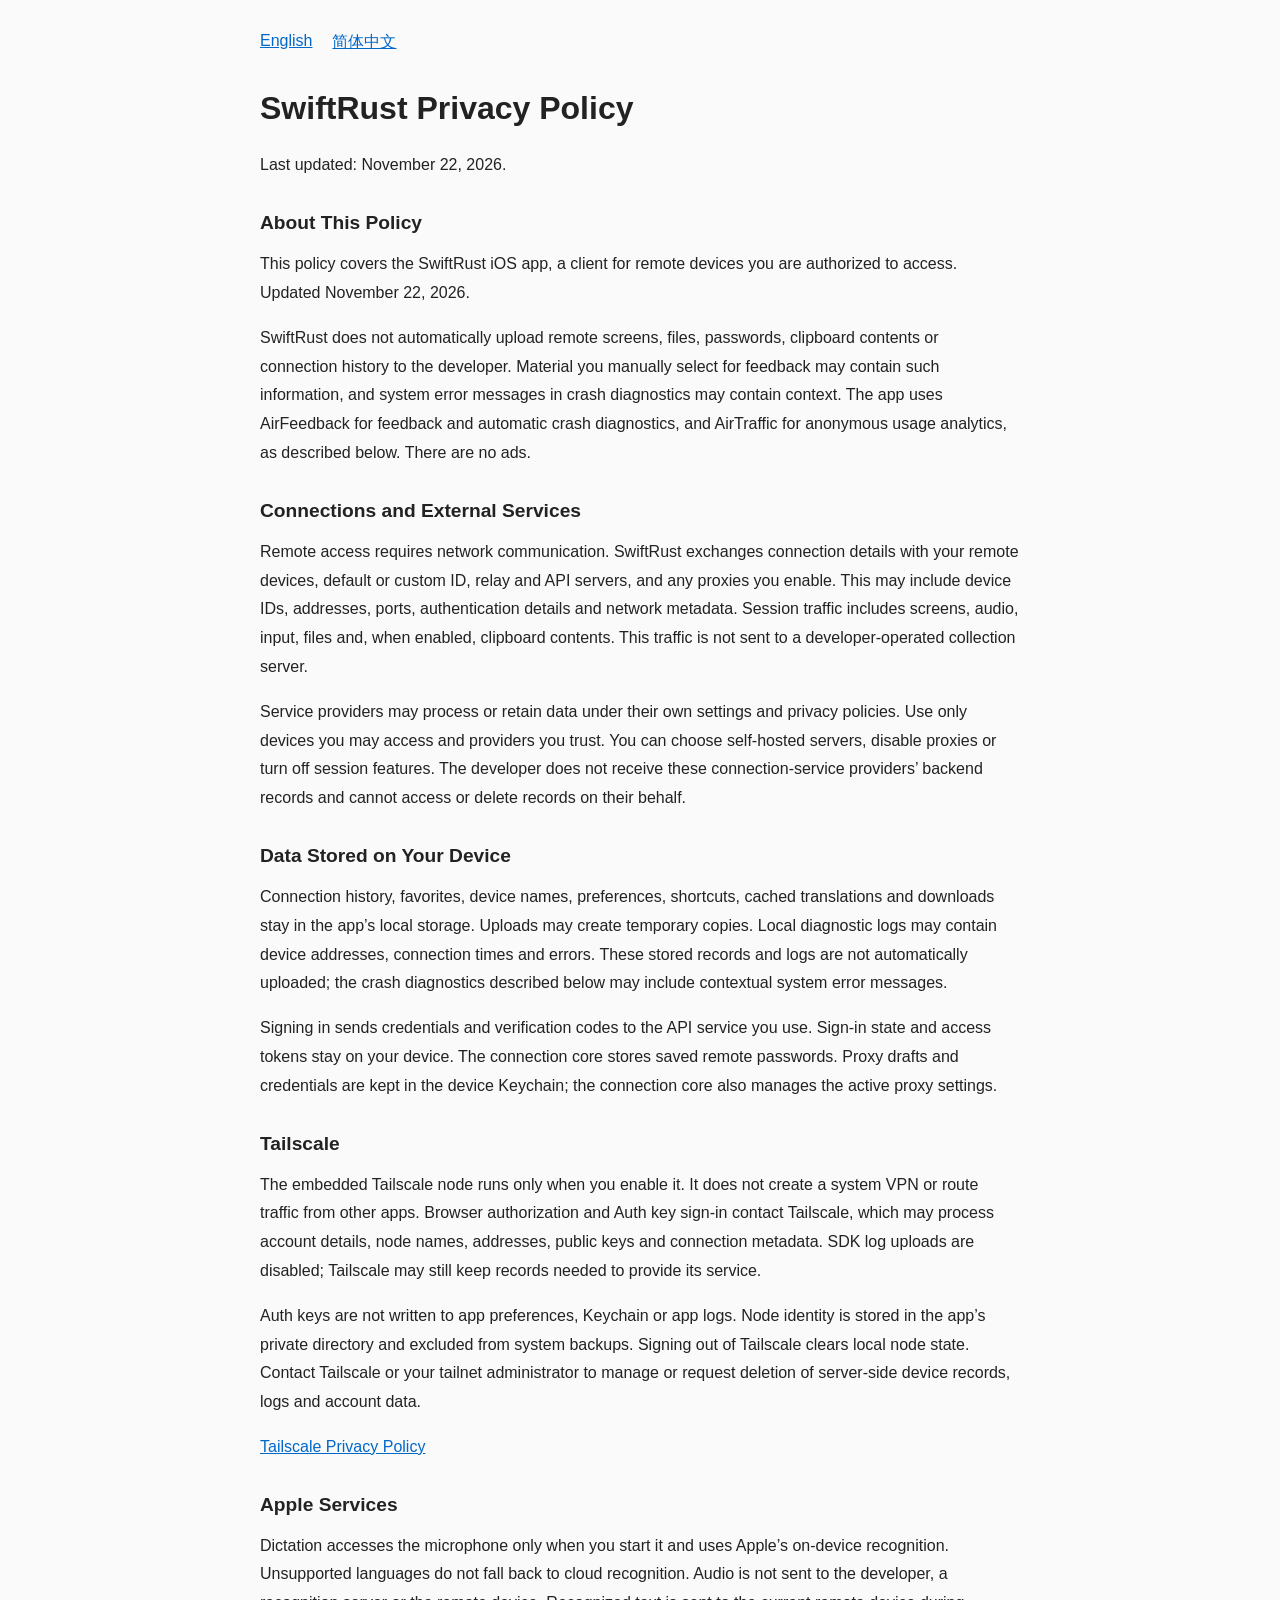
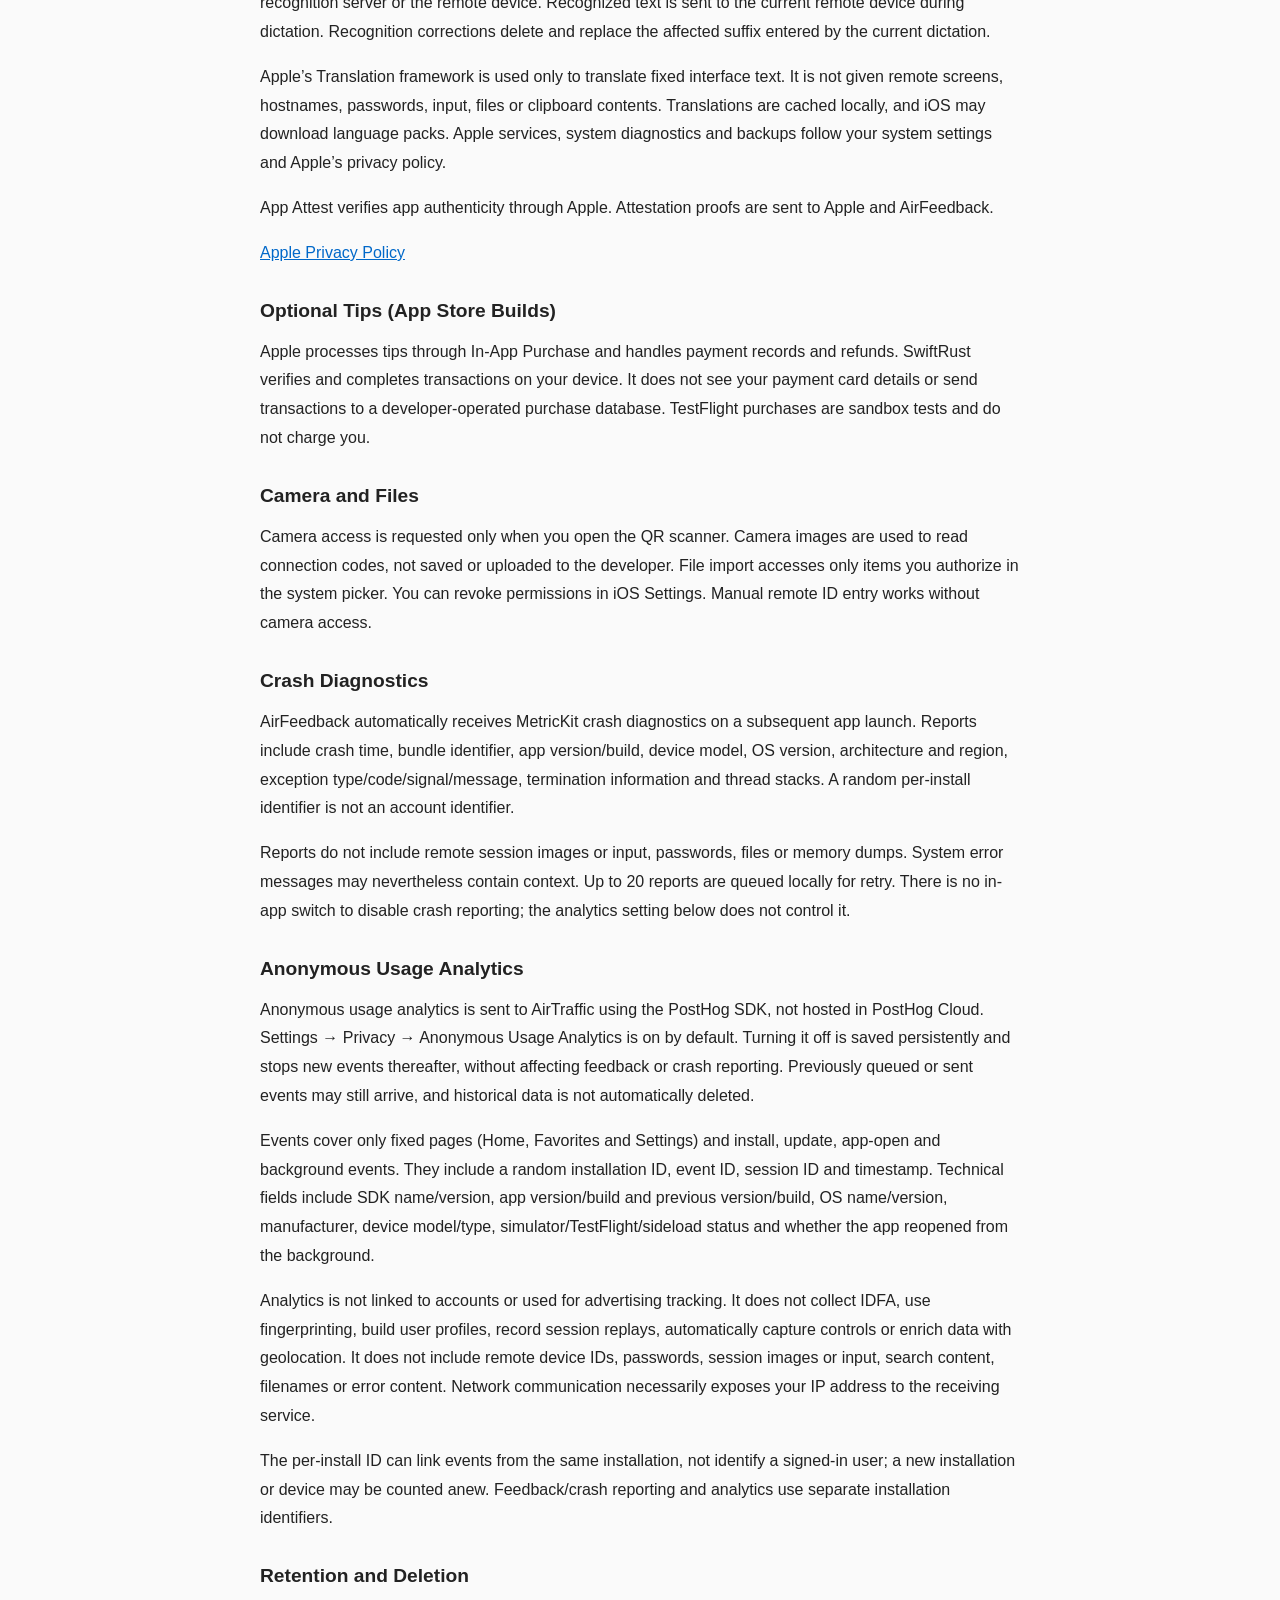
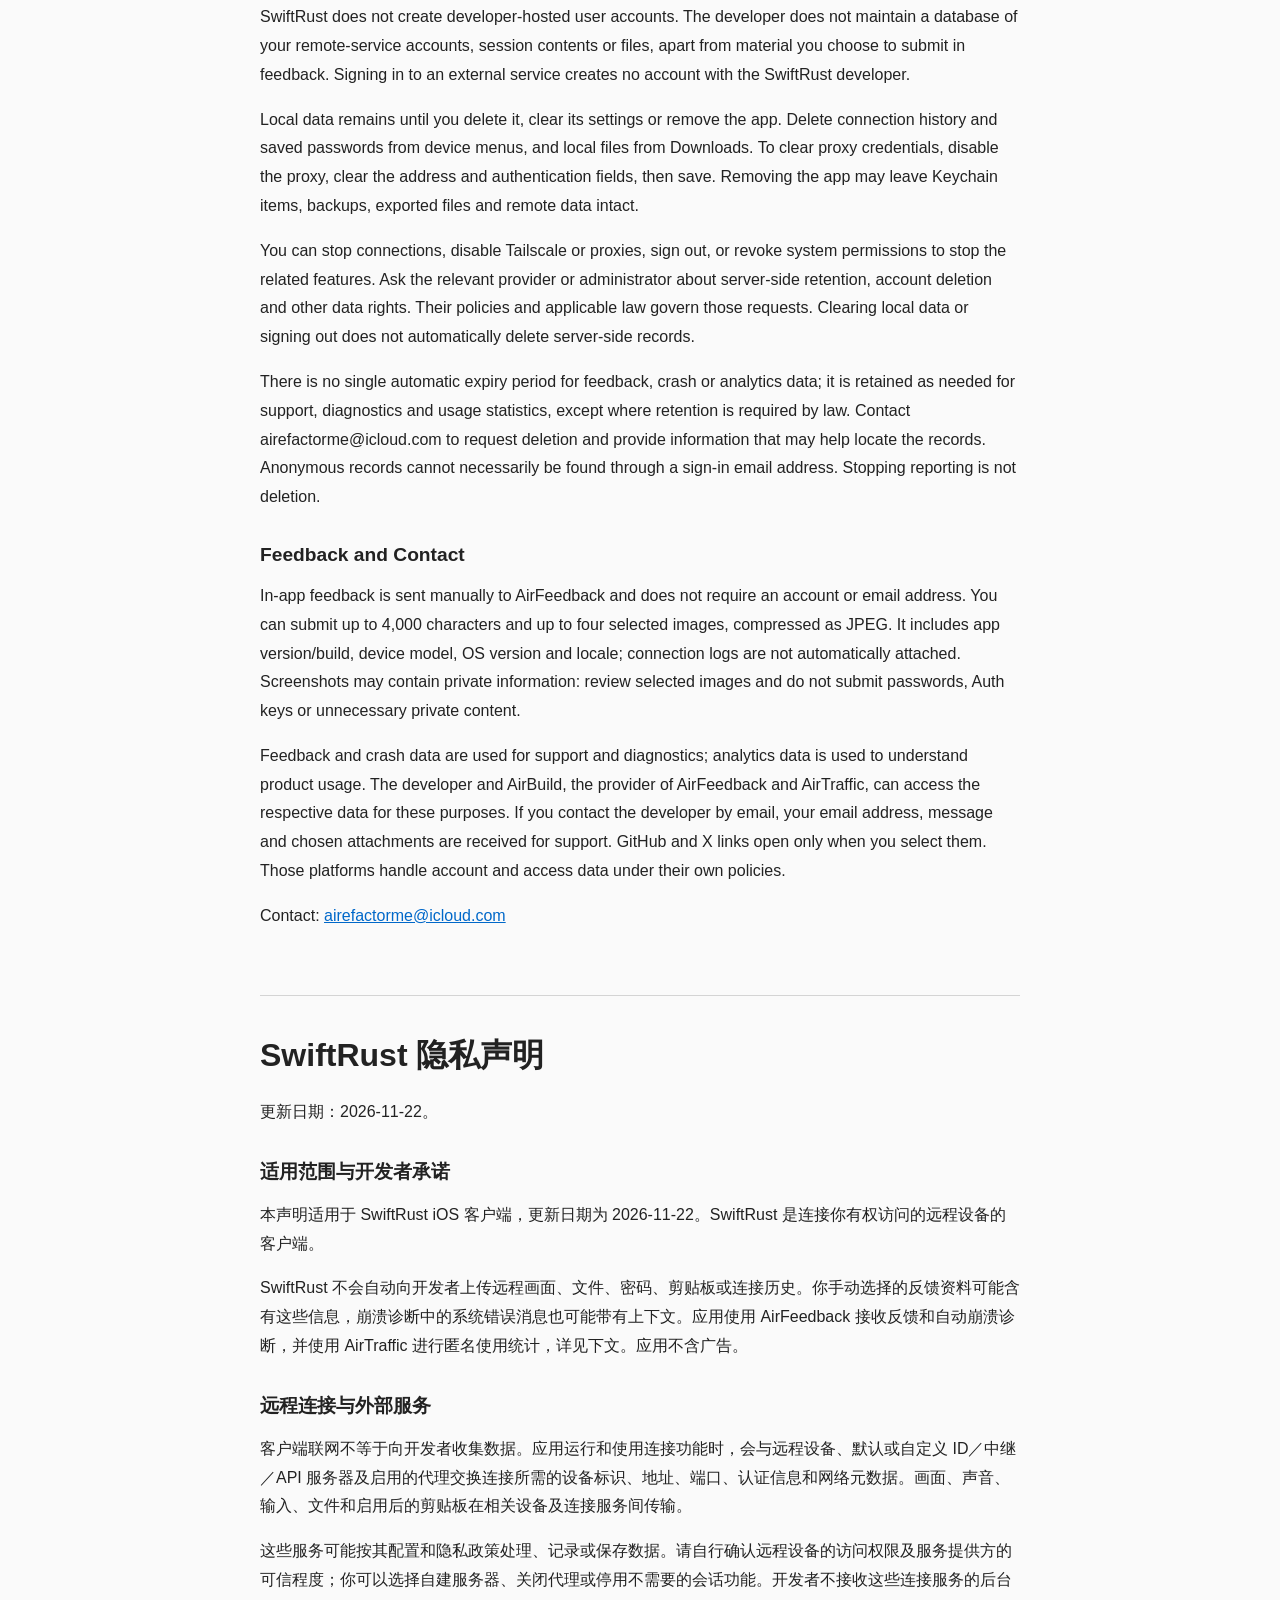
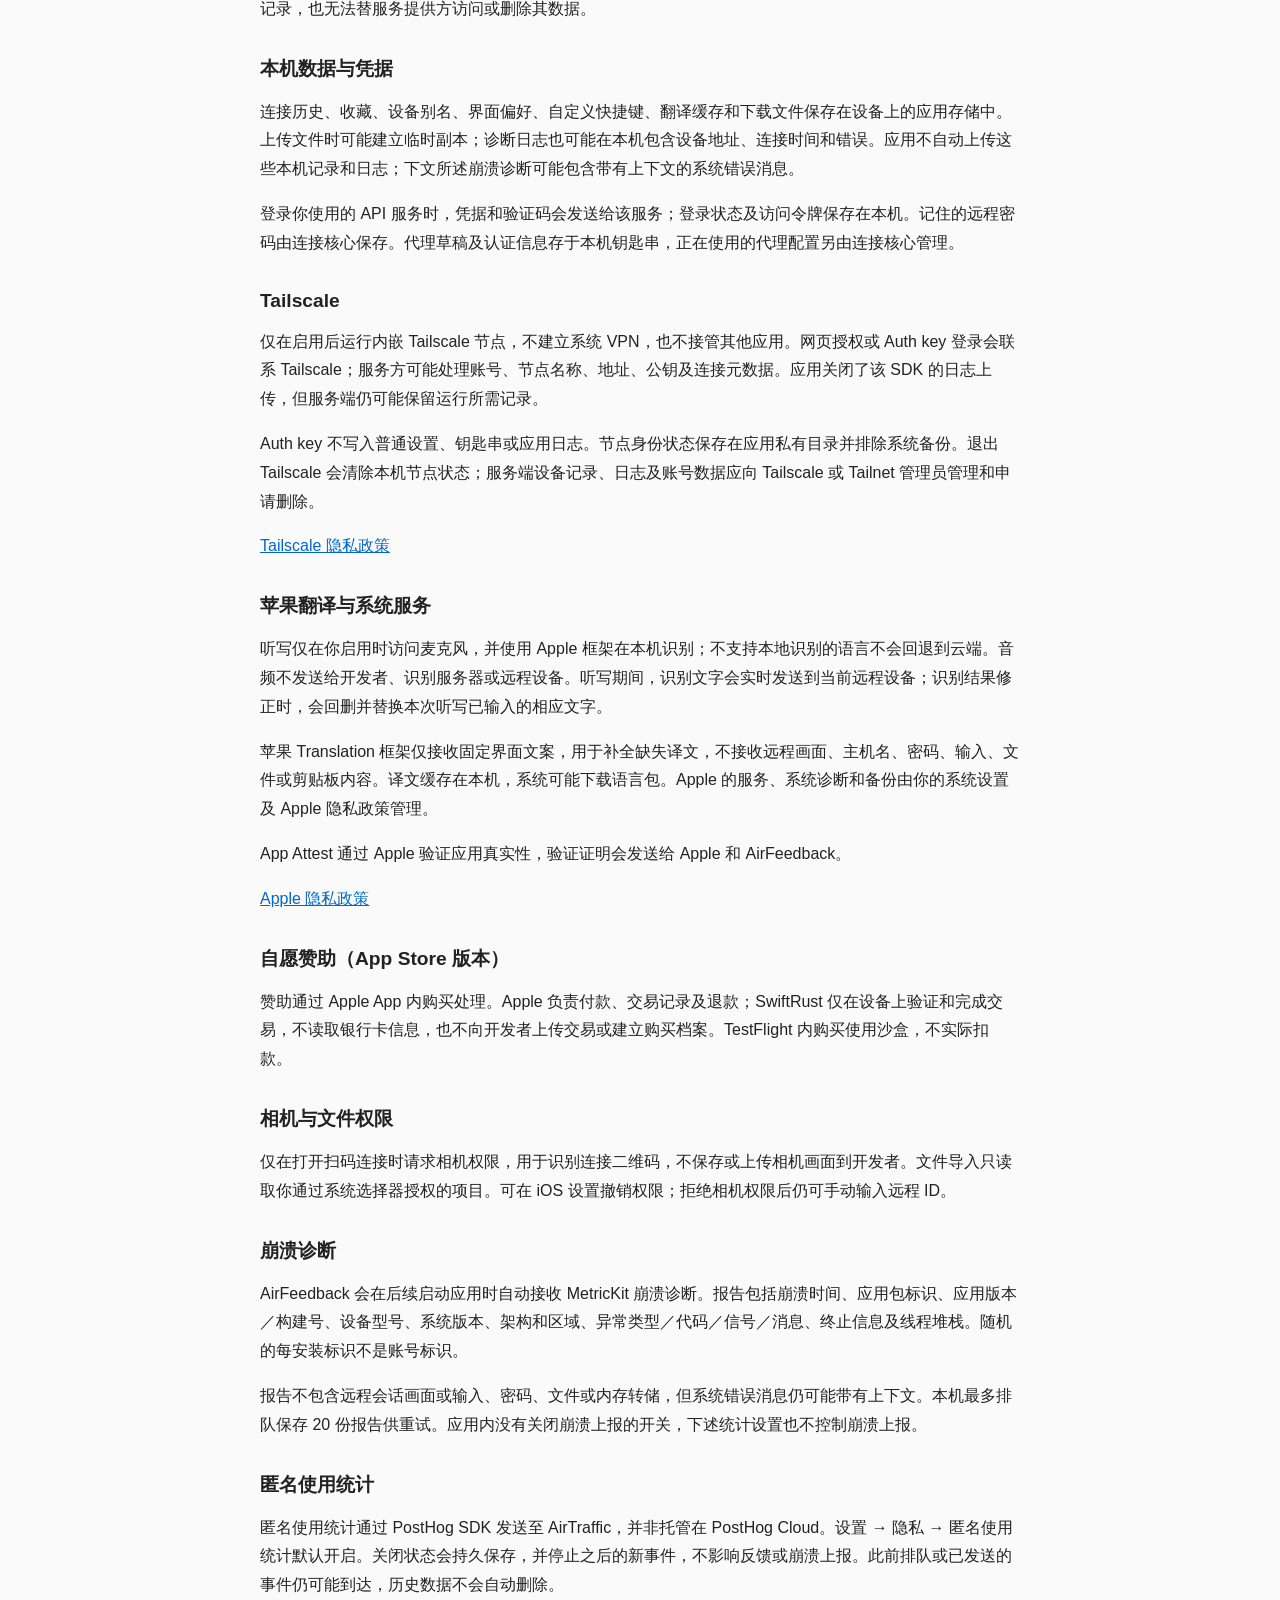
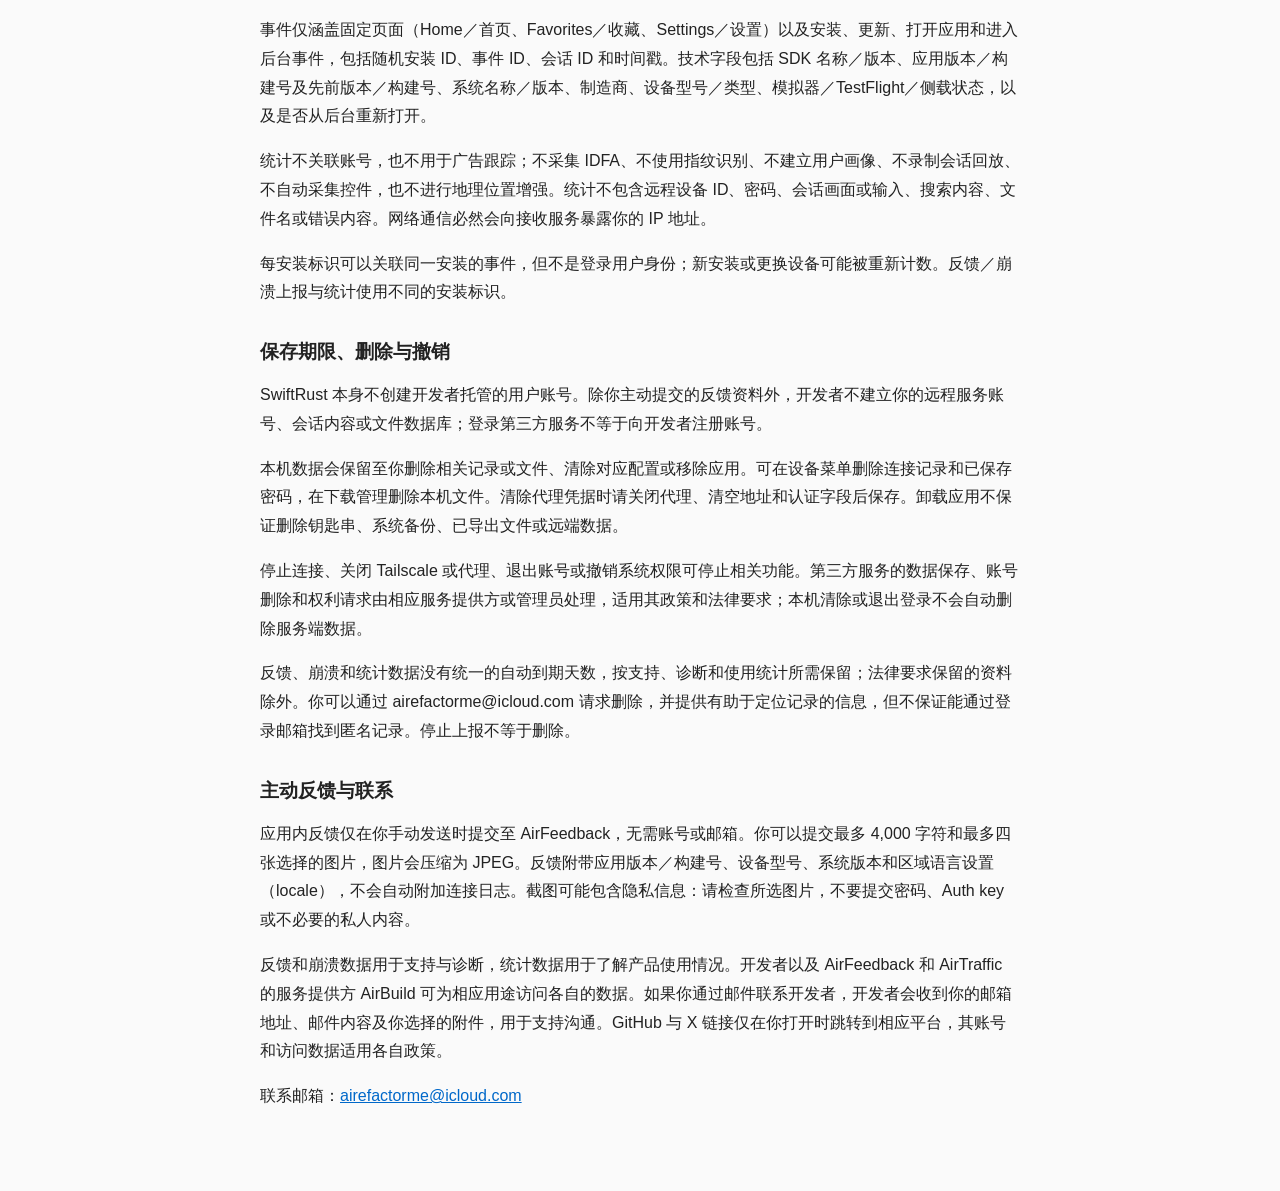
<file: docs/index.html>
<!doctype html><html lang="en"><meta charset="utf-8"><meta name="viewport" content="width=device-width, initial-scale=1"><meta name="color-scheme" content="light dark"><title>SwiftRust Privacy Policy</title><style>:root{font-family:-apple-system,BlinkMacSystemFont,"Segoe UI",sans-serif;color-scheme:light dark}body{margin:0;background:light-dark(#fafafa,#111);color:light-dark(#222,#eee)}main{max-width:760px;margin:auto;padding:32px 24px 64px}nav{display:flex;gap:20px;margin-bottom:36px}a{color:light-dark(#0068c9,#79baff)}h1{font-size:2rem;line-height:1.2;margin:0 0 24px}h2{font-size:1.2rem;margin-top:32px}p{font-size:1rem;line-height:1.8;overflow-wrap:anywhere}section+section{margin-top:64px;padding-top:40px;border-top:1px solid #8885}</style><main><nav aria-label="Language"><a href="#english">English</a><a href="#chinese" lang="zh-CN">简体中文</a></nav><section id="english"><h1>SwiftRust Privacy Policy</h1>
<p>Last updated: November 22, 2026.</p>
<h2>About This Policy</h2>
<p>This policy covers the SwiftRust iOS app, a client for remote devices you are authorized to access. Updated November 22, 2026.</p>
<p>SwiftRust does not automatically upload remote screens, files, passwords, clipboard contents or connection history to the developer. Material you manually select for feedback may contain such information, and system error messages in crash diagnostics may contain context. The app uses AirFeedback for feedback and automatic crash diagnostics, and AirTraffic for anonymous usage analytics, as described below. There are no ads.</p>
<h2>Connections and External Services</h2>
<p>Remote access requires network communication. SwiftRust exchanges connection details with your remote devices, default or custom ID, relay and API servers, and any proxies you enable. This may include device IDs, addresses, ports, authentication details and network metadata. Session traffic includes screens, audio, input, files and, when enabled, clipboard contents. This traffic is not sent to a developer-operated collection server.</p>
<p>Service providers may process or retain data under their own settings and privacy policies. Use only devices you may access and providers you trust. You can choose self-hosted servers, disable proxies or turn off session features. The developer does not receive these connection-service providers’ backend records and cannot access or delete records on their behalf.</p>
<h2>Data Stored on Your Device</h2>
<p>Connection history, favorites, device names, preferences, shortcuts, cached translations and downloads stay in the app’s local storage. Uploads may create temporary copies. Local diagnostic logs may contain device addresses, connection times and errors. These stored records and logs are not automatically uploaded; the crash diagnostics described below may include contextual system error messages.</p>
<p>Signing in sends credentials and verification codes to the API service you use. Sign-in state and access tokens stay on your device. The connection core stores saved remote passwords. Proxy drafts and credentials are kept in the device Keychain; the connection core also manages the active proxy settings.</p>
<h2>Tailscale</h2>
<p>The embedded Tailscale node runs only when you enable it. It does not create a system VPN or route traffic from other apps. Browser authorization and Auth key sign-in contact Tailscale, which may process account details, node names, addresses, public keys and connection metadata. SDK log uploads are disabled; Tailscale may still keep records needed to provide its service.</p>
<p>Auth keys are not written to app preferences, Keychain or app logs. Node identity is stored in the app’s private directory and excluded from system backups. Signing out of Tailscale clears local node state. Contact Tailscale or your tailnet administrator to manage or request deletion of server-side device records, logs and account data.</p>
<p><a href="https://tailscale.com/legal/privacy-policy">Tailscale Privacy Policy</a></p>
<h2>Apple Services</h2>
<p>Dictation accesses the microphone only when you start it and uses Apple’s on-device recognition. Unsupported languages do not fall back to cloud recognition. Audio is not sent to the developer, a recognition server or the remote device. Recognized text is sent to the current remote device during dictation. Recognition corrections delete and replace the affected suffix entered by the current dictation.</p>
<p>Apple’s Translation framework is used only to translate fixed interface text. It is not given remote screens, hostnames, passwords, input, files or clipboard contents. Translations are cached locally, and iOS may download language packs. Apple services, system diagnostics and backups follow your system settings and Apple’s privacy policy.</p>
<p>App Attest verifies app authenticity through Apple. Attestation proofs are sent to Apple and AirFeedback.</p>
<p><a href="https://www.apple.com/legal/privacy/">Apple Privacy Policy</a></p>
<h2>Optional Tips (App Store Builds)</h2>
<p>Apple processes tips through In-App Purchase and handles payment records and refunds. SwiftRust verifies and completes transactions on your device. It does not see your payment card details or send transactions to a developer-operated purchase database. TestFlight purchases are sandbox tests and do not charge you.</p>
<h2>Camera and Files</h2>
<p>Camera access is requested only when you open the QR scanner. Camera images are used to read connection codes, not saved or uploaded to the developer. File import accesses only items you authorize in the system picker. You can revoke permissions in iOS Settings. Manual remote ID entry works without camera access.</p>
<h2>Crash Diagnostics</h2>
<p>AirFeedback automatically receives MetricKit crash diagnostics on a subsequent app launch. Reports include crash time, bundle identifier, app version/build, device model, OS version, architecture and region, exception type/code/signal/message, termination information and thread stacks. A random per-install identifier is not an account identifier.</p>
<p>Reports do not include remote session images or input, passwords, files or memory dumps. System error messages may nevertheless contain context. Up to 20 reports are queued locally for retry. There is no in-app switch to disable crash reporting; the analytics setting below does not control it.</p>
<h2>Anonymous Usage Analytics</h2>
<p>Anonymous usage analytics is sent to AirTraffic using the PostHog SDK, not hosted in PostHog Cloud. Settings → Privacy → Anonymous Usage Analytics is on by default. Turning it off is saved persistently and stops new events thereafter, without affecting feedback or crash reporting. Previously queued or sent events may still arrive, and historical data is not automatically deleted.</p>
<p>Events cover only fixed pages (Home, Favorites and Settings) and install, update, app-open and background events. They include a random installation ID, event ID, session ID and timestamp. Technical fields include SDK name/version, app version/build and previous version/build, OS name/version, manufacturer, device model/type, simulator/TestFlight/sideload status and whether the app reopened from the background.</p>
<p>Analytics is not linked to accounts or used for advertising tracking. It does not collect IDFA, use fingerprinting, build user profiles, record session replays, automatically capture controls or enrich data with geolocation. It does not include remote device IDs, passwords, session images or input, search content, filenames or error content. Network communication necessarily exposes your IP address to the receiving service.</p>
<p>The per-install ID can link events from the same installation, not identify a signed-in user; a new installation or device may be counted anew. Feedback/crash reporting and analytics use separate installation identifiers.</p>
<h2>Retention and Deletion</h2>
<p>SwiftRust does not create developer-hosted user accounts. The developer does not maintain a database of your remote-service accounts, session contents or files, apart from material you choose to submit in feedback. Signing in to an external service creates no account with the SwiftRust developer.</p>
<p>Local data remains until you delete it, clear its settings or remove the app. Delete connection history and saved passwords from device menus, and local files from Downloads. To clear proxy credentials, disable the proxy, clear the address and authentication fields, then save. Removing the app may leave Keychain items, backups, exported files and remote data intact.</p>
<p>You can stop connections, disable Tailscale or proxies, sign out, or revoke system permissions to stop the related features. Ask the relevant provider or administrator about server-side retention, account deletion and other data rights. Their policies and applicable law govern those requests. Clearing local data or signing out does not automatically delete server-side records.</p>
<p>There is no single automatic expiry period for feedback, crash or analytics data; it is retained as needed for support, diagnostics and usage statistics, except where retention is required by law. Contact airefactorme@icloud.com to request deletion and provide information that may help locate the records. Anonymous records cannot necessarily be found through a sign-in email address. Stopping reporting is not deletion.</p>
<h2>Feedback and Contact</h2>
<p>In-app feedback is sent manually to AirFeedback and does not require an account or email address. You can submit up to 4,000 characters and up to four selected images, compressed as JPEG. It includes app version/build, device model, OS version and locale; connection logs are not automatically attached. Screenshots may contain private information: review selected images and do not submit passwords, Auth keys or unnecessary private content.</p>
<p>Feedback and crash data are used for support and diagnostics; analytics data is used to understand product usage. The developer and AirBuild, the provider of AirFeedback and AirTraffic, can access the respective data for these purposes. If you contact the developer by email, your email address, message and chosen attachments are received for support. GitHub and X links open only when you select them. Those platforms handle account and access data under their own policies.</p>
<p>Contact: <a href="mailto:airefactorme@icloud.com">airefactorme@icloud.com</a></p></section><section id="chinese" lang="zh-CN"><h1>SwiftRust 隐私声明</h1>
<p>更新日期：2026-11-22。</p>
<h2>适用范围与开发者承诺</h2>
<p>本声明适用于 SwiftRust iOS 客户端，更新日期为 2026-11-22。SwiftRust 是连接你有权访问的远程设备的客户端。</p>
<p>SwiftRust 不会自动向开发者上传远程画面、文件、密码、剪贴板或连接历史。你手动选择的反馈资料可能含有这些信息，崩溃诊断中的系统错误消息也可能带有上下文。应用使用 AirFeedback 接收反馈和自动崩溃诊断，并使用 AirTraffic 进行匿名使用统计，详见下文。应用不含广告。</p>
<h2>远程连接与外部服务</h2>
<p>客户端联网不等于向开发者收集数据。应用运行和使用连接功能时，会与远程设备、默认或自定义 ID／中继／API 服务器及启用的代理交换连接所需的设备标识、地址、端口、认证信息和网络元数据。画面、声音、输入、文件和启用后的剪贴板在相关设备及连接服务间传输。</p>
<p>这些服务可能按其配置和隐私政策处理、记录或保存数据。请自行确认远程设备的访问权限及服务提供方的可信程度；你可以选择自建服务器、关闭代理或停用不需要的会话功能。开发者不接收这些连接服务的后台记录，也无法替服务提供方访问或删除其数据。</p>
<h2>本机数据与凭据</h2>
<p>连接历史、收藏、设备别名、界面偏好、自定义快捷键、翻译缓存和下载文件保存在设备上的应用存储中。上传文件时可能建立临时副本；诊断日志也可能在本机包含设备地址、连接时间和错误。应用不自动上传这些本机记录和日志；下文所述崩溃诊断可能包含带有上下文的系统错误消息。</p>
<p>登录你使用的 API 服务时，凭据和验证码会发送给该服务；登录状态及访问令牌保存在本机。记住的远程密码由连接核心保存。代理草稿及认证信息存于本机钥匙串，正在使用的代理配置另由连接核心管理。</p>
<h2>Tailscale</h2>
<p>仅在启用后运行内嵌 Tailscale 节点，不建立系统 VPN，也不接管其他应用。网页授权或 Auth key 登录会联系 Tailscale；服务方可能处理账号、节点名称、地址、公钥及连接元数据。应用关闭了该 SDK 的日志上传，但服务端仍可能保留运行所需记录。</p>
<p>Auth key 不写入普通设置、钥匙串或应用日志。节点身份状态保存在应用私有目录并排除系统备份。退出 Tailscale 会清除本机节点状态；服务端设备记录、日志及账号数据应向 Tailscale 或 Tailnet 管理员管理和申请删除。</p>
<p><a href="https://tailscale.com/legal/privacy-policy">Tailscale 隐私政策</a></p>
<h2>苹果翻译与系统服务</h2>
<p>听写仅在你启用时访问麦克风，并使用 Apple 框架在本机识别；不支持本地识别的语言不会回退到云端。音频不发送给开发者、识别服务器或远程设备。听写期间，识别文字会实时发送到当前远程设备；识别结果修正时，会回删并替换本次听写已输入的相应文字。</p>
<p>苹果 Translation 框架仅接收固定界面文案，用于补全缺失译文，不接收远程画面、主机名、密码、输入、文件或剪贴板内容。译文缓存在本机，系统可能下载语言包。Apple 的服务、系统诊断和备份由你的系统设置及 Apple 隐私政策管理。</p>
<p>App Attest 通过 Apple 验证应用真实性，验证证明会发送给 Apple 和 AirFeedback。</p>
<p><a href="https://www.apple.com/legal/privacy/">Apple 隐私政策</a></p>
<h2>自愿赞助（App Store 版本）</h2>
<p>赞助通过 Apple App 内购买处理。Apple 负责付款、交易记录及退款；SwiftRust 仅在设备上验证和完成交易，不读取银行卡信息，也不向开发者上传交易或建立购买档案。TestFlight 内购买使用沙盒，不实际扣款。</p>
<h2>相机与文件权限</h2>
<p>仅在打开扫码连接时请求相机权限，用于识别连接二维码，不保存或上传相机画面到开发者。文件导入只读取你通过系统选择器授权的项目。可在 iOS 设置撤销权限；拒绝相机权限后仍可手动输入远程 ID。</p>
<h2>崩溃诊断</h2>
<p>AirFeedback 会在后续启动应用时自动接收 MetricKit 崩溃诊断。报告包括崩溃时间、应用包标识、应用版本／构建号、设备型号、系统版本、架构和区域、异常类型／代码／信号／消息、终止信息及线程堆栈。随机的每安装标识不是账号标识。</p>
<p>报告不包含远程会话画面或输入、密码、文件或内存转储，但系统错误消息仍可能带有上下文。本机最多排队保存 20 份报告供重试。应用内没有关闭崩溃上报的开关，下述统计设置也不控制崩溃上报。</p>
<h2>匿名使用统计</h2>
<p>匿名使用统计通过 PostHog SDK 发送至 AirTraffic，并非托管在 PostHog Cloud。设置 → 隐私 → 匿名使用统计默认开启。关闭状态会持久保存，并停止之后的新事件，不影响反馈或崩溃上报。此前排队或已发送的事件仍可能到达，历史数据不会自动删除。</p>
<p>事件仅涵盖固定页面（Home／首页、Favorites／收藏、Settings／设置）以及安装、更新、打开应用和进入后台事件，包括随机安装 ID、事件 ID、会话 ID 和时间戳。技术字段包括 SDK 名称／版本、应用版本／构建号及先前版本／构建号、系统名称／版本、制造商、设备型号／类型、模拟器／TestFlight／侧载状态，以及是否从后台重新打开。</p>
<p>统计不关联账号，也不用于广告跟踪；不采集 IDFA、不使用指纹识别、不建立用户画像、不录制会话回放、不自动采集控件，也不进行地理位置增强。统计不包含远程设备 ID、密码、会话画面或输入、搜索内容、文件名或错误内容。网络通信必然会向接收服务暴露你的 IP 地址。</p>
<p>每安装标识可以关联同一安装的事件，但不是登录用户身份；新安装或更换设备可能被重新计数。反馈／崩溃上报与统计使用不同的安装标识。</p>
<h2>保存期限、删除与撤销</h2>
<p>SwiftRust 本身不创建开发者托管的用户账号。除你主动提交的反馈资料外，开发者不建立你的远程服务账号、会话内容或文件数据库；登录第三方服务不等于向开发者注册账号。</p>
<p>本机数据会保留至你删除相关记录或文件、清除对应配置或移除应用。可在设备菜单删除连接记录和已保存密码，在下载管理删除本机文件。清除代理凭据时请关闭代理、清空地址和认证字段后保存。卸载应用不保证删除钥匙串、系统备份、已导出文件或远端数据。</p>
<p>停止连接、关闭 Tailscale 或代理、退出账号或撤销系统权限可停止相关功能。第三方服务的数据保存、账号删除和权利请求由相应服务提供方或管理员处理，适用其政策和法律要求；本机清除或退出登录不会自动删除服务端数据。</p>
<p>反馈、崩溃和统计数据没有统一的自动到期天数，按支持、诊断和使用统计所需保留；法律要求保留的资料除外。你可以通过 airefactorme@icloud.com 请求删除，并提供有助于定位记录的信息，但不保证能通过登录邮箱找到匿名记录。停止上报不等于删除。</p>
<h2>主动反馈与联系</h2>
<p>应用内反馈仅在你手动发送时提交至 AirFeedback，无需账号或邮箱。你可以提交最多 4,000 字符和最多四张选择的图片，图片会压缩为 JPEG。反馈附带应用版本／构建号、设备型号、系统版本和区域语言设置（locale），不会自动附加连接日志。截图可能包含隐私信息：请检查所选图片，不要提交密码、Auth key 或不必要的私人内容。</p>
<p>反馈和崩溃数据用于支持与诊断，统计数据用于了解产品使用情况。开发者以及 AirFeedback 和 AirTraffic 的服务提供方 AirBuild 可为相应用途访问各自的数据。如果你通过邮件联系开发者，开发者会收到你的邮箱地址、邮件内容及你选择的附件，用于支持沟通。GitHub 与 X 链接仅在你打开时跳转到相应平台，其账号和访问数据适用各自政策。</p>
<p>联系邮箱：<a href="mailto:airefactorme@icloud.com">airefactorme@icloud.com</a></p></section></main></html>
</file>
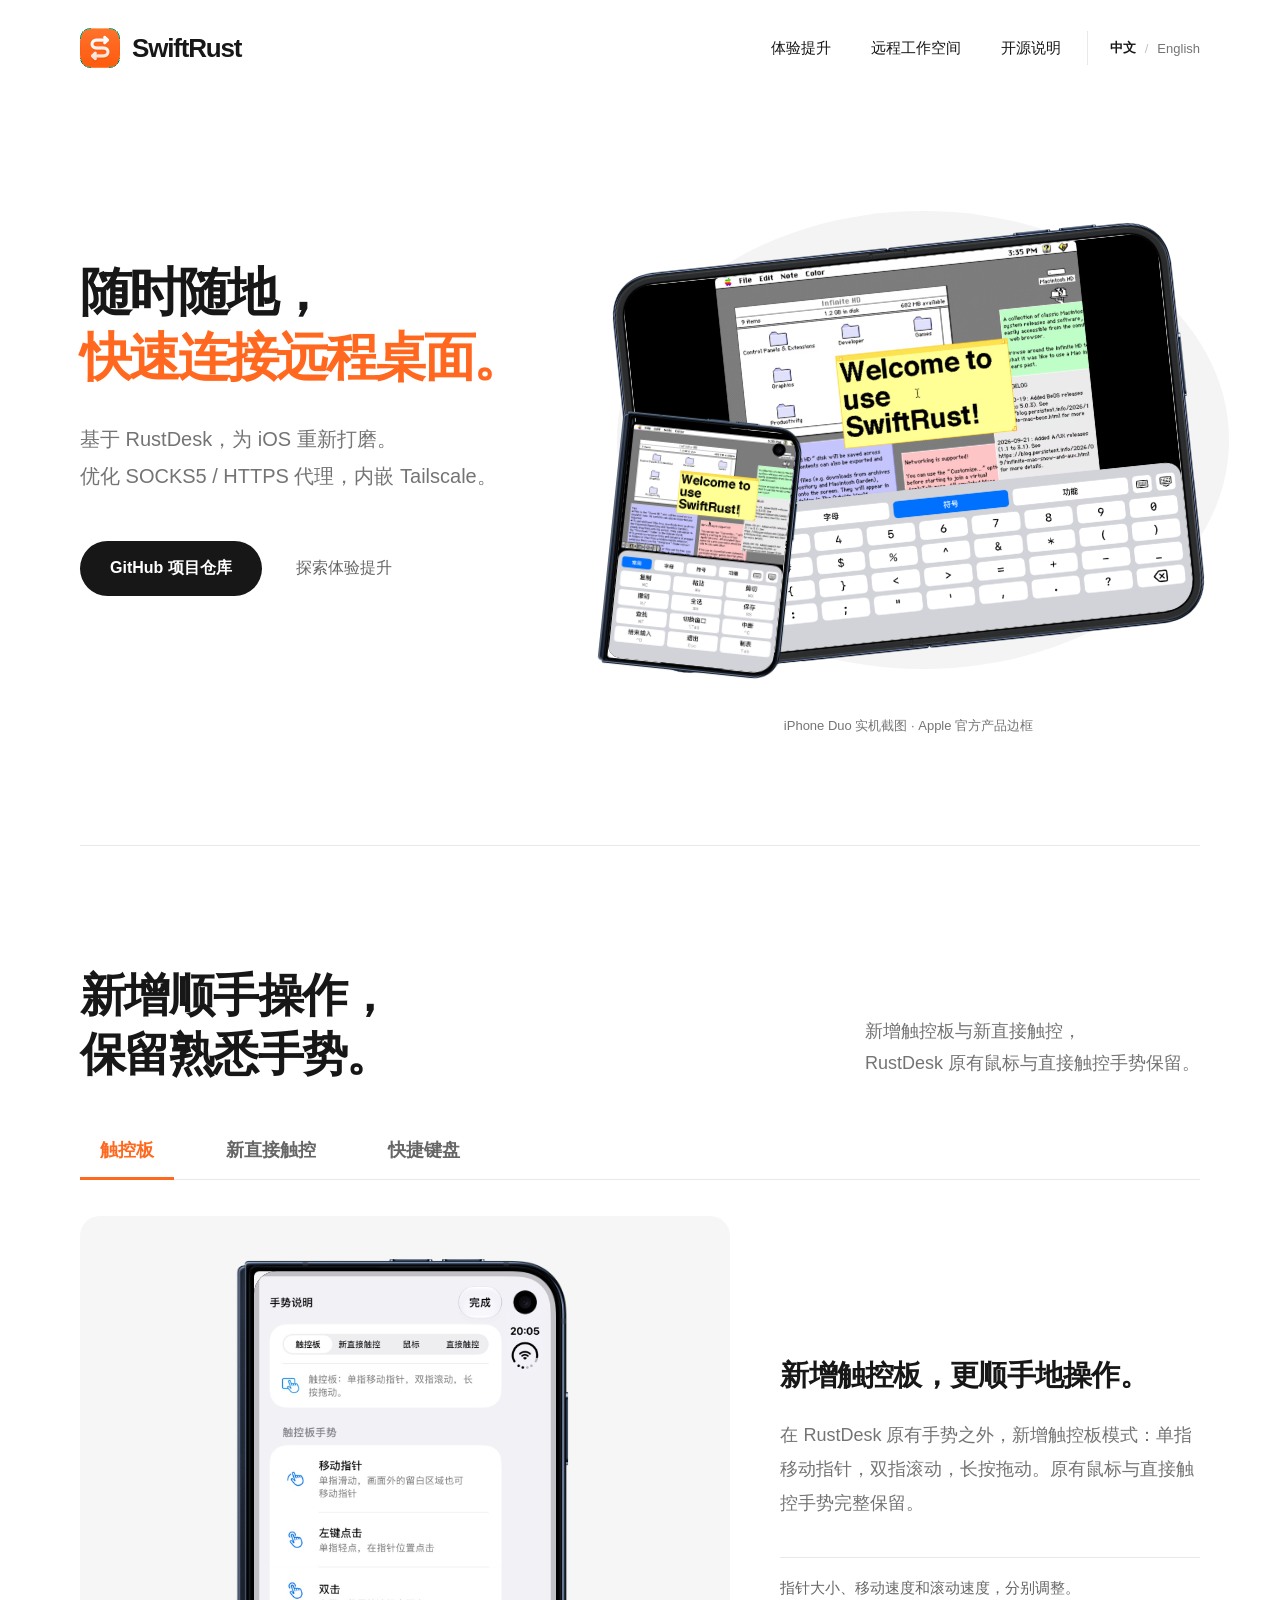
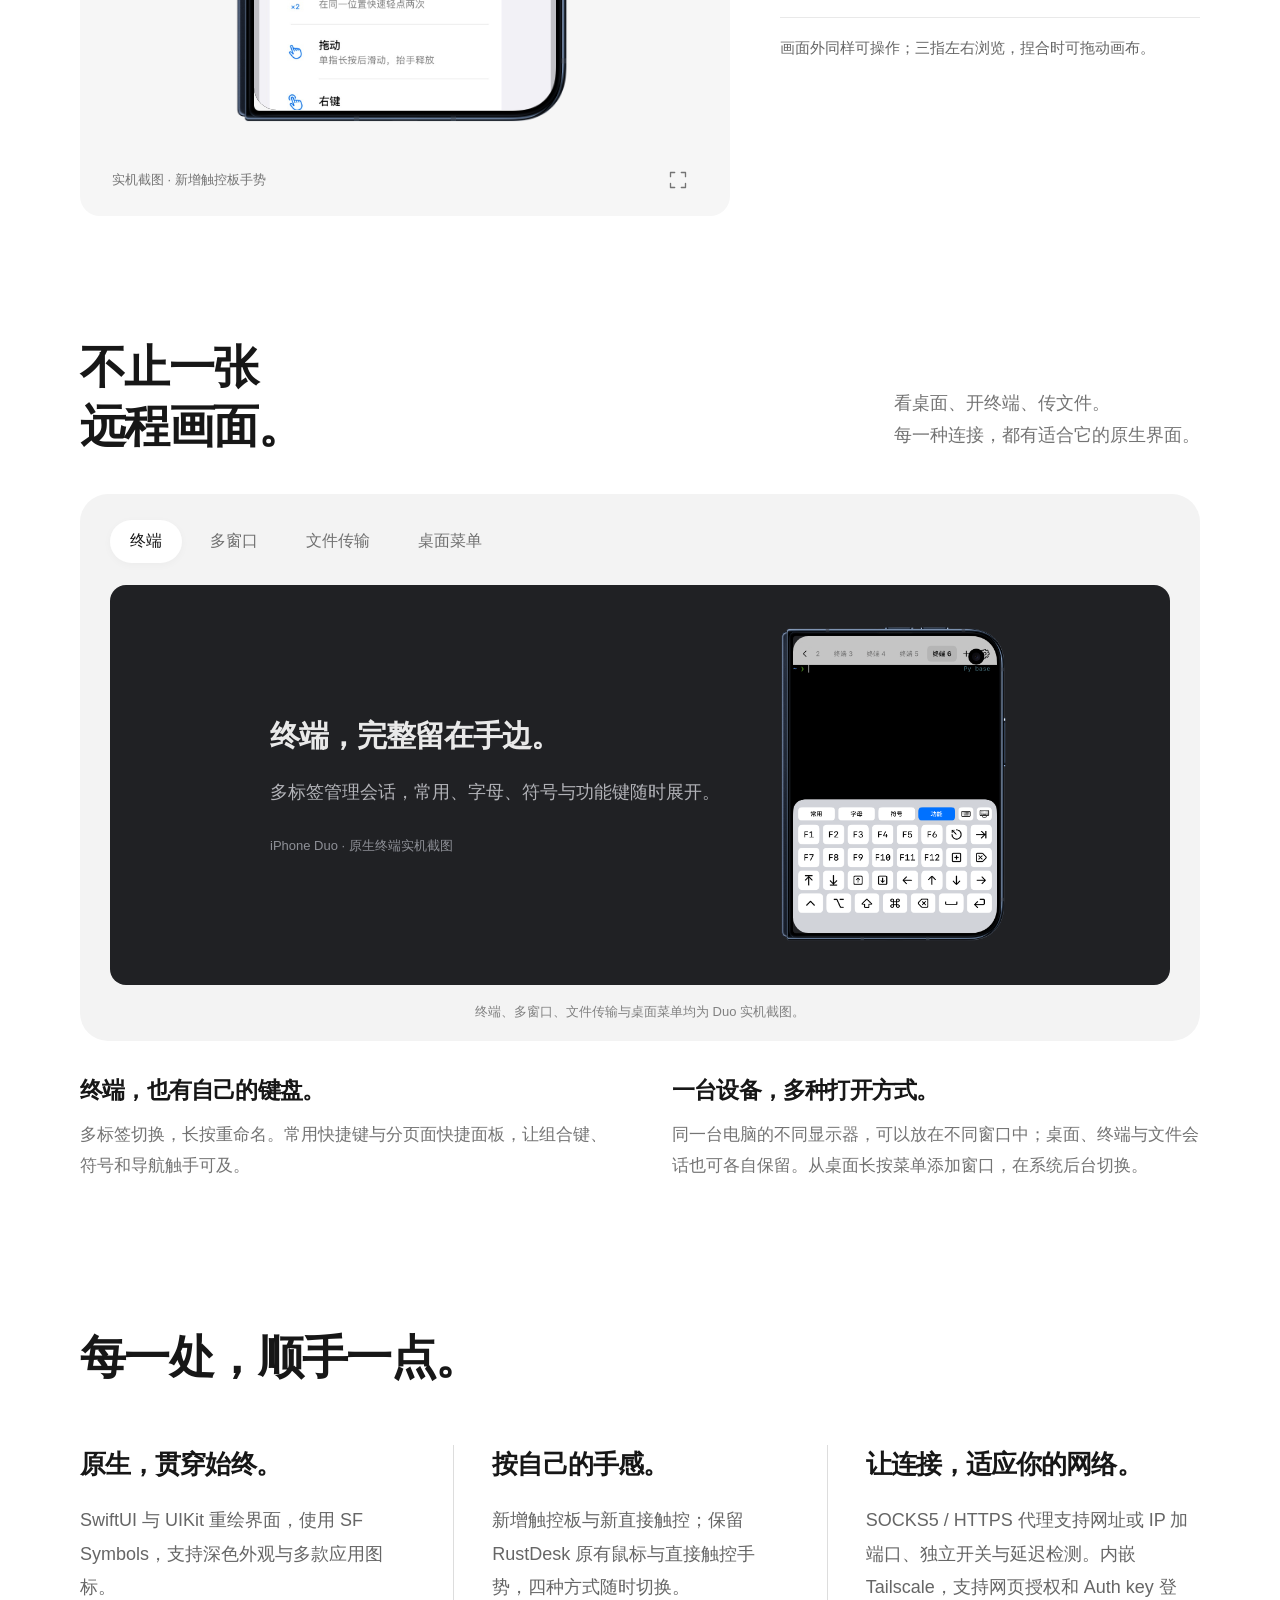
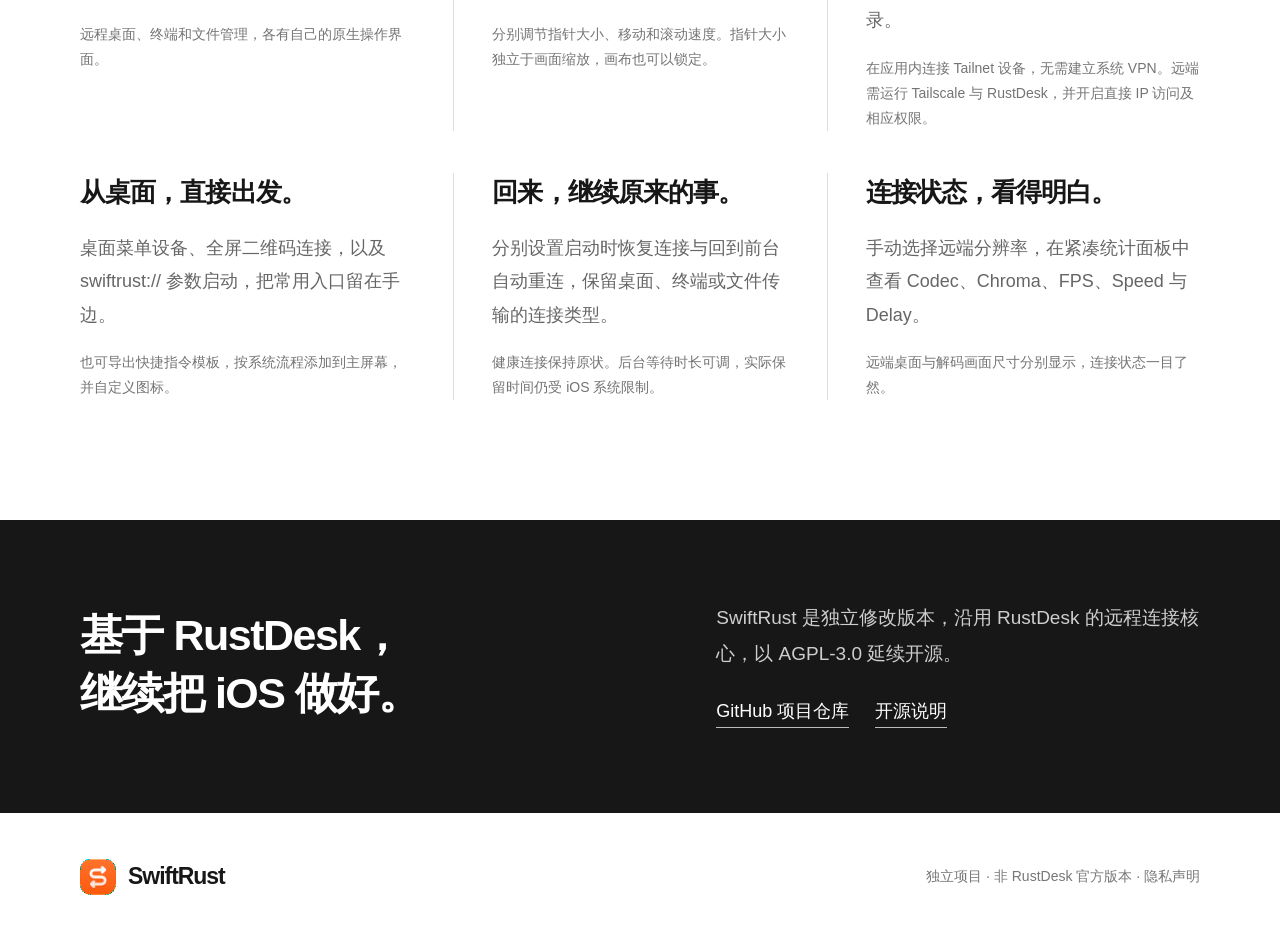
<file: website/index.html>
<!doctype html>
<html lang="zh-CN">
<head>
<meta charset="utf-8"><meta name="viewport" content="width=device-width, initial-scale=1">
<meta name="theme-color" content="#ffffff"><meta name="description" content="SwiftRust 基于 RustDesk，为 iOS 重新打磨。随时随地，快速连接远程桌面；优化 SOCKS5 / HTTPS 代理配置，内嵌 Tailscale，兼顾原生操作、多窗口与终端。">
<title>SwiftRust — 随时随地，快速连接远程桌面</title>
<link rel="alternate" hreflang="zh-CN" href="./"><link rel="alternate" hreflang="en" href="en/">
<link rel="icon" href="assets/swiftrust.png"><link rel="stylesheet" href="style.css">
</head>
<body>
<a class="skip" href="#main">跳转到主要内容</a>
<header class="header wrap"><a class="brand" href="#" aria-label="SwiftRust 主页"><img src="assets/swiftrust.png" width="40" height="40" alt=""><span>SwiftRust</span></a><div class="header-tools"><nav aria-label="主导航"><a href="#experience">体验提升</a><a href="#workspace">远程工作空间</a><a href="#open-source">开源说明</a></nav><div class="language-switch" role="group" aria-label="页面语言"><a href="./" lang="zh-CN" hreflang="zh-CN" aria-current="page">中文</a><span aria-hidden="true">/</span><a href="en/" lang="en" hreflang="en">English</a></div></div></header>
<main id="main">
<section class="hero wrap" aria-labelledby="hero-title">
<div class="hero-copy"><h1 id="hero-title">随时随地，<br><span>快速连接远程桌面。</span></h1><p>基于 RustDesk，为 iOS 重新打磨。<br>优化 SOCKS5 / HTTPS 代理，内嵌 Tailscale。</p><div class="hero-actions"><a class="button" href="https://github.com/AlbertOneYuan/SwiftRust" target="_blank" rel="noopener noreferrer">GitHub 项目仓库</a><a class="text-link" href="#experience">探索体验提升</a></div></div>
<figure class="hero-visual duo-hero" aria-label="iPhone Duo 上的 SwiftRust 实机截图">
<div class="duo-halo" aria-hidden="true"></div>
<div class="duo-device duo-hero-wide"><img src="assets/screenshots/duo-landscape.png" width="2853" height="2007" alt="Duo 展开横屏使用 SwiftRust，远程桌面下方显示符号快捷键盘" fetchpriority="high"></div>
<div class="duo-device duo-hero-portrait"><img src="assets/screenshots/duo-shortcuts.png" width="1398" height="2034" alt="Duo 竖屏上的 SwiftRust 常用快捷键面板"></div>
<figcaption>iPhone Duo 实机截图 · Apple 官方产品边框</figcaption>
</figure>
</section>
<section class="experience wrap" id="experience" aria-labelledby="experience-title"><div class="section-heading"><h2 id="experience-title">新增顺手操作，<br>保留熟悉手势。</h2><p>新增触控板与新直接触控，<br>RustDesk 原有鼠标与直接触控手势保留。</p></div>
<div class="tabs" role="tablist" aria-label="体验提升"><button role="tab" id="tab-trackpad" aria-selected="true" aria-controls="experience-panel" tabindex="0" data-mode="trackpad">触控板</button><button role="tab" id="tab-direct" aria-selected="false" aria-controls="experience-panel" tabindex="-1" data-mode="direct">新直接触控</button><button role="tab" id="tab-keyboard" aria-selected="false" aria-controls="experience-panel" tabindex="-1" data-mode="keyboard">快捷键盘</button></div>
<div class="experience-layout" role="tabpanel" id="experience-panel" aria-labelledby="tab-trackpad" tabindex="0"><div class="demo-stage screenshot-stage" data-active="trackpad">
<div class="duo-device experience-device"><img id="experience-screenshot" src="assets/screenshots/duo-trackpad.jpg" width="879" height="1280" alt="SwiftRust 新增触控板模式的手势说明" loading="lazy"></div>
<div class="demo-bottom"><span id="demo-caption">实机截图 · 新增触控板手势</span><button class="replay" id="replay" aria-label="查看截图大图"><svg viewBox="0 0 24 24" fill="none" aria-hidden="true"><path d="M8 3H3v5m13-5h5v5M3 16v5h5m13-5v5h-5" stroke="currentColor" stroke-width="1.6" stroke-linecap="round" stroke-linejoin="round"/></svg></button></div>
</div>
<div class="experience-copy"><h3 id="mode-title">新增触控板，更顺手地操作。</h3><p id="mode-body">在 RustDesk 原有手势之外，新增触控板模式：单指移动指针，双指滚动，长按拖动。原有鼠标与直接触控手势完整保留。</p><ul><li id="mode-note-a">指针大小、移动速度和滚动速度，分别调整。</li><li id="mode-note-b">画面外同样可操作；三指左右浏览，捏合时可拖动画布。</li></ul></div></div></section>
<section class="workspace wrap" id="workspace" aria-labelledby="workspace-title">
<div class="section-heading"><h2 id="workspace-title">不止一张<br>远程画面。</h2><p>看桌面、开终端、传文件。<br>每一种连接，都有适合它的原生界面。</p></div>
<div class="workspace-showcase">
<div class="workspace-tabs" role="tablist" aria-label="远程工作空间">
<button role="tab" id="workspace-tab-terminal" aria-selected="true" aria-controls="workspace-terminal" tabindex="0" data-workspace="terminal">终端</button>
<button role="tab" id="workspace-tab-windows" aria-selected="false" aria-controls="workspace-windows" tabindex="-1" data-workspace="windows">多窗口</button>
<button role="tab" id="workspace-tab-files" aria-selected="false" aria-controls="workspace-files" tabindex="-1" data-workspace="files">文件传输</button>
<button role="tab" id="workspace-tab-menu" aria-selected="false" aria-controls="workspace-menu" tabindex="-1" data-workspace="menu">桌面菜单</button>
</div>
<div class="workspace-panel terminal-preview terminal-real" id="workspace-terminal" role="tabpanel" aria-labelledby="workspace-tab-terminal" tabindex="0">
<div class="terminal-real-copy"><h3>终端，完整留在手边。</h3><p>多标签管理会话，常用、字母、符号与功能键随时展开。</p><span>iPhone Duo · 原生终端实机截图</span></div>
<div class="duo-device terminal-real-device"><img src="assets/screenshots/duo-terminal.png" width="1398" height="2034" alt="Duo 原生终端的多个标签与功能快捷键面板" loading="lazy"></div>
</div>
<div class="workspace-panel terminal-real window-real" id="workspace-windows" role="tabpanel" aria-labelledby="workspace-tab-windows" tabindex="0" hidden>
<div class="terminal-real-copy"><h3>同一台电脑，不同显示器。</h3><p>打开多个 SwiftRust 窗口，连接同一台电脑，再为每个窗口选择不同的显示器。各看一屏，分别操作；也能保留独立的终端与文件会话。</p><span>窗口数量与排布由系统管理 · Duo 实机截图</span></div>
<div class="window-gallery">
<div class="window-examples" role="group" aria-label="多窗口实机展示"><button type="button" data-window-example="displays" aria-pressed="true">不同显示器</button><button type="button" data-window-example="windows" aria-pressed="false">独立窗口</button></div>
<button type="button" class="duo-device terminal-real-device window-screenshot" aria-label="放大多窗口截图"><img id="window-screenshot" src="assets/screenshots/duo-displays.jpg" width="879" height="1280" alt="Duo 上在显示画面菜单中选择显示器 2，可让同一电脑的不同显示器分别显示在多个窗口" loading="lazy"></button>
</div>
</div>
<div class="workspace-panel terminal-real files-real" id="workspace-files" role="tabpanel" aria-labelledby="workspace-tab-files" tabindex="0" hidden>
<div class="terminal-real-copy"><h3>文件操作，一起完成。</h3><p>本机文件上传到远端，远端文件与文件夹下载到手机。支持多选、批量下载与删除，下载管理方便分享和整理。</p><span>文件传输 · Duo 实机截图</span></div>
<div class="duo-device terminal-real-device"><img src="assets/screenshots/duo-files.jpg" width="879" height="1280" alt="SwiftRust 在 Duo 上多选远端文件，显示下载和删除按钮" loading="lazy"></div>
</div>
<div class="workspace-panel terminal-real menu-real" id="workspace-menu" role="tabpanel" aria-labelledby="workspace-tab-menu" tabindex="0" hidden>
<div class="terminal-real-copy"><h3>长按图标，直达设备。</h3><p>把常用设备放进桌面菜单，同一设备可分别添加远程桌面和终端入口。也能直接添加窗口或扫码连接。</p><span>在设置中管理桌面菜单设备 · 菜单显示数量由系统决定</span></div>
<div class="duo-device terminal-real-device"><img src="assets/screenshots/duo-home-menu.jpg" width="879" height="1280" alt="长按 SwiftRust 桌面图标，菜单中显示设备连接、添加窗口和扫码连接" loading="lazy"></div>
</div>
<p class="workspace-caption">终端、多窗口、文件传输与桌面菜单均为 Duo 实机截图。</p>
</div>
<div class="workspace-notes"><article><h3>终端，也有自己的键盘。</h3><p>多标签切换，长按重命名。常用快捷键与分页面快捷面板，让组合键、符号和导航触手可及。</p></article><article><h3>一台设备，多种打开方式。</h3><p>同一台电脑的不同显示器，可以放在不同窗口中；桌面、终端与文件会话也可各自保留。从桌面长按菜单添加窗口，在系统后台切换。</p></article></div>
</section>
<section class="refinements wrap" id="refinements" aria-labelledby="refinements-title"><h2 id="refinements-title">每一处，顺手一点。</h2><div class="detail-columns">
<article><h3>原生，贯穿始终。</h3><p>SwiftUI 与 UIKit 重绘界面，使用 SF Symbols，支持深色外观与多款应用图标。</p><p class="detail-extra">远程桌面、终端和文件管理，各有自己的原生操作界面。</p></article>
<article><h3>按自己的手感。</h3><p>新增触控板与新直接触控；保留 RustDesk 原有鼠标与直接触控手势，四种方式随时切换。</p><p class="detail-extra">分别调节指针大小、移动和滚动速度。指针大小独立于画面缩放，画布也可以锁定。</p></article>
<article><h3>让连接，适应你的网络。</h3><p>SOCKS5 / HTTPS 代理支持网址或 IP 加端口、独立开关与延迟检测。内嵌 Tailscale，支持网页授权和 Auth key 登录。</p><p class="detail-extra">在应用内连接 Tailnet 设备，无需建立系统 VPN。远端需运行 Tailscale 与 RustDesk，并开启直接 IP 访问及相应权限。</p></article>
<article><h3>从桌面，直接出发。</h3><p>桌面菜单设备、全屏二维码连接，以及 swiftrust:// 参数启动，把常用入口留在手边。</p><p class="detail-extra">也可导出快捷指令模板，按系统流程添加到主屏幕，并自定义图标。</p></article>
<article><h3>回来，继续原来的事。</h3><p>分别设置启动时恢复连接与回到前台自动重连，保留桌面、终端或文件传输的连接类型。</p><p class="detail-extra">健康连接保持原状。后台等待时长可调，实际保留时间仍受 iOS 系统限制。</p></article>
<article><h3>连接状态，看得明白。</h3><p>手动选择远端分辨率，在紧凑统计面板中查看 Codec、Chroma、FPS、Speed 与 Delay。</p><p class="detail-extra">远端桌面与解码画面尺寸分别显示，连接状态一目了然。</p></article>
</div></section>
<section class="open-source" id="open-source" aria-labelledby="source-title"><div class="wrap source-layout"><h2 id="source-title">基于 RustDesk，<br>继续把 iOS 做好。</h2><div><p>SwiftRust 是独立修改版本，沿用 RustDesk 的远程连接核心，以 AGPL-3.0 延续开源。</p><div class="source-actions"><a class="source-link" href="https://github.com/AlbertOneYuan/SwiftRust" target="_blank" rel="noopener noreferrer">GitHub 项目仓库</a><button class="source-link" id="open-about">开源说明</button></div></div></div></section>
</main>
<footer class="footer wrap"><a class="brand" href="#"><img src="assets/swiftrust.png" width="36" height="36" alt=""><span>SwiftRust</span></a><p>独立项目 · 非 RustDesk 官方版本 · <a href="privacy/">隐私声明</a></p></footer>
<dialog id="about-dialog" aria-labelledby="about-title"><div class="dialog-header"><h2 id="about-title">在原有基础上，继续改进。</h2><button class="close-dialog" aria-label="关闭开源说明">×</button></div><p>SwiftRust 基于 RustDesk 开发，以 SwiftUI / UIKit 重做 iOS 前端，新增触控板与新直接触控并保留原有手势，优化快捷键盘、多标签终端、文件传输、多窗口与连接入口，并集成应用内 Tailscale。RustDesk 原作者及贡献者的版权与许可予以保留。</p><p>项目采用 GNU AGPL v3。第三方组件保留各自许可，包括终端组件 SwiftTerm 与内嵌 Tailscale；完整声明和依赖核查记录随源码提供。</p><div class="source-pending"><strong>源码已公开</strong><p>SwiftRust 源码、修改说明和 iOS 编译指南已发布到 GitHub。应用下载暂未开放。</p></div><div class="legal-links"><a href="https://github.com/AlbertOneYuan/SwiftRust" target="_blank" rel="noopener noreferrer">SwiftRust 项目仓库</a><a href="https://github.com/rustdesk/rustdesk" target="_blank" rel="noopener noreferrer">RustDesk 上游项目</a><a href="AGPL-3.0.txt" target="_blank" rel="noopener">AGPL-3.0 全文</a></div></dialog>
<dialog id="screenshot-dialog" aria-labelledby="screenshot-title"><div class="dialog-header"><h2 id="screenshot-title">Duo 实机截图</h2><button class="close-screenshot" aria-label="关闭截图">×</button></div><img id="expanded-screenshot" alt=""></dialog>
<script src="app.js"></script>
</body></html>
</file>
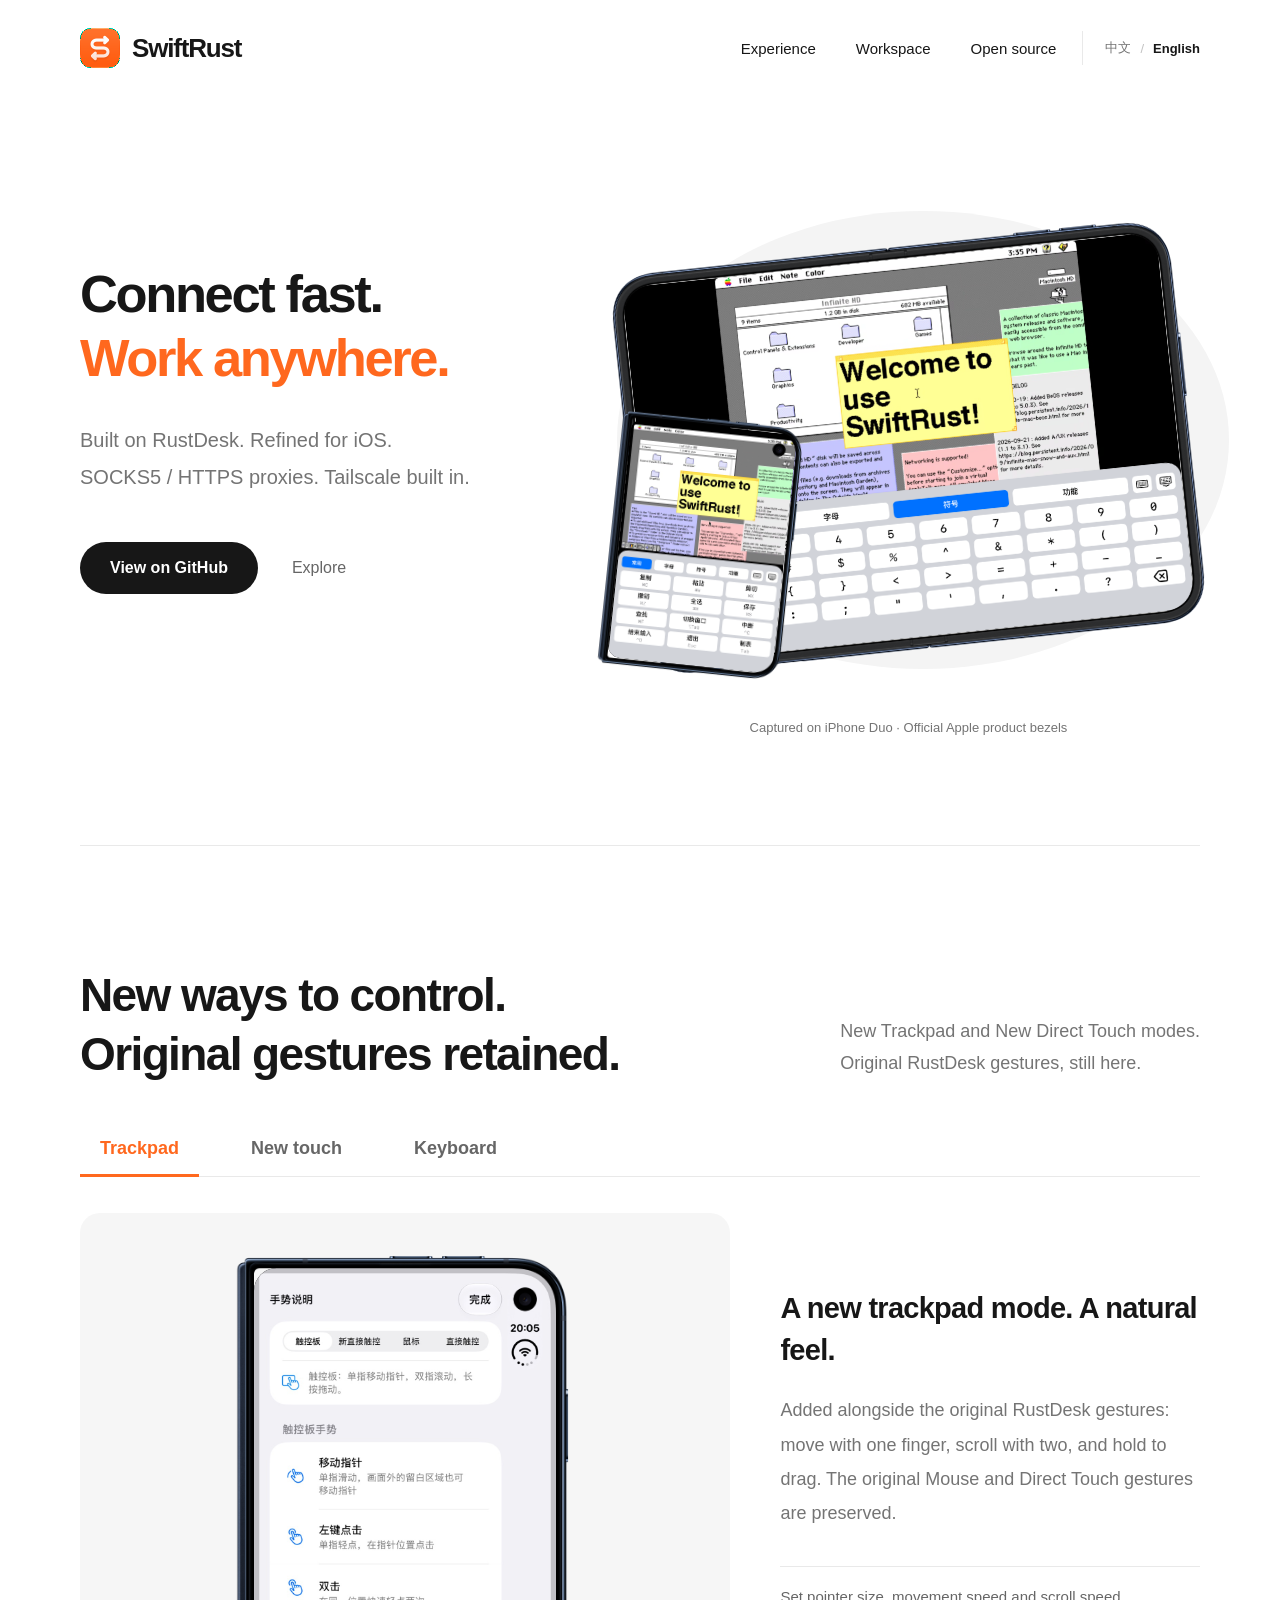
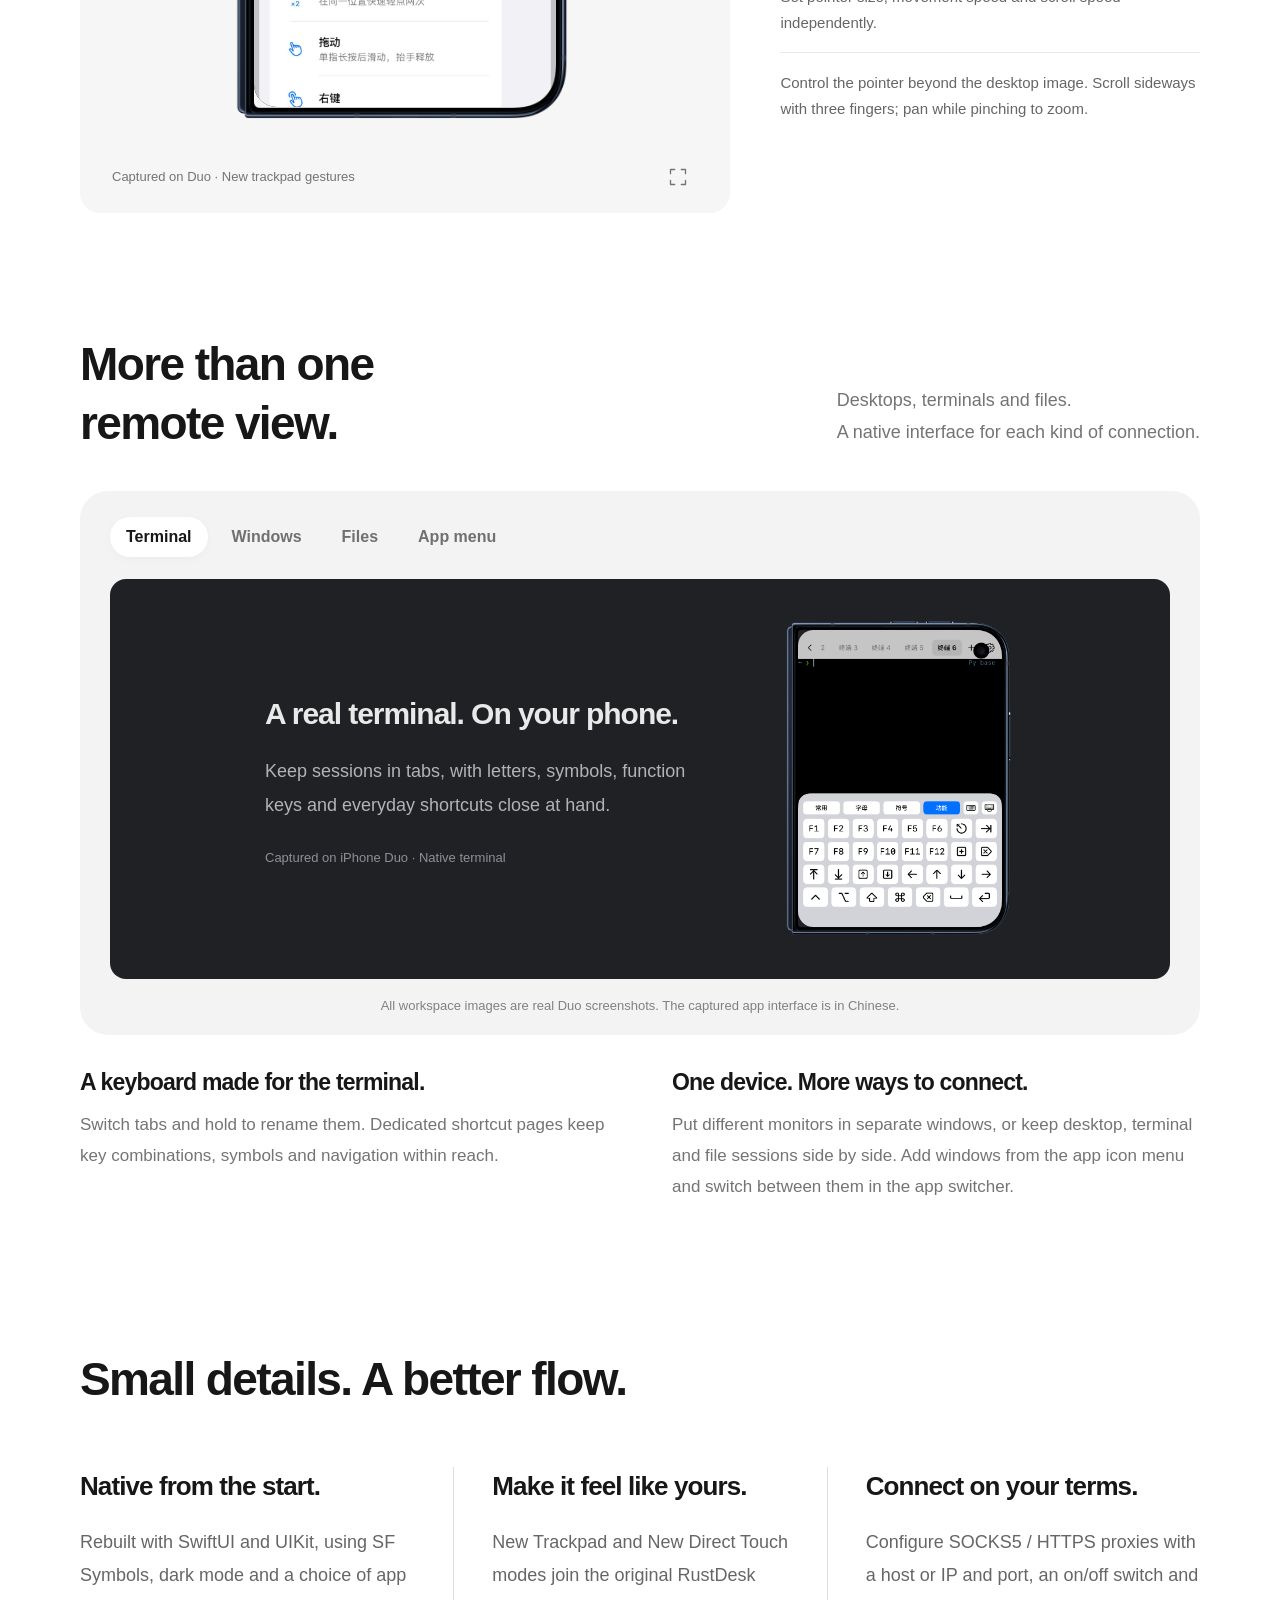
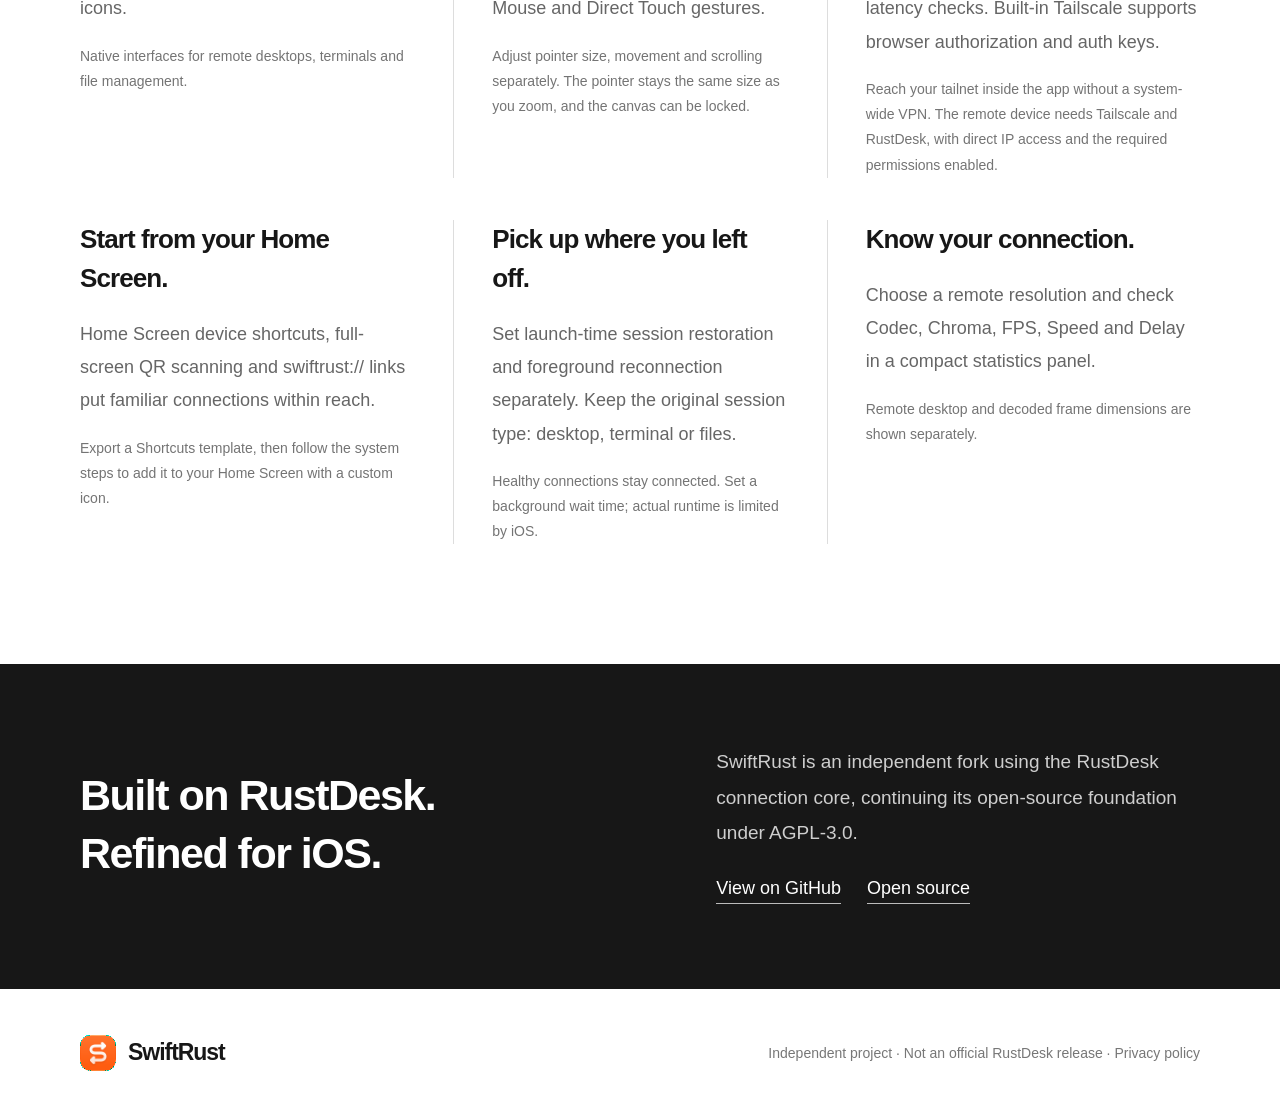
<file: website/en/index.html>
<!doctype html>
<html lang="en">
<head>
<meta charset="utf-8"><meta name="viewport" content="width=device-width, initial-scale=1">
<meta name="theme-color" content="#ffffff"><meta name="description" content="SwiftRust brings a native iOS experience to RustDesk. Connect to your remote desktop with streamlined SOCKS5 / HTTPS proxy settings, built-in Tailscale, independent windows and a native terminal.">
<title>SwiftRust — Fast remote access, wherever you are</title>
<link rel="alternate" hreflang="zh-CN" href="../"><link rel="alternate" hreflang="en" href="./">
<link rel="icon" href="../assets/swiftrust.png"><link rel="stylesheet" href="../style.css">
</head>
<body>
<a class="skip" href="#main">Skip to main content</a>
<header class="header wrap"><a class="brand" href="#" aria-label="SwiftRust home"><img src="../assets/swiftrust.png" width="40" height="40" alt=""><span>SwiftRust</span></a><div class="header-tools"><nav aria-label="Main navigation"><a href="#experience">Experience</a><a href="#workspace">Workspace</a><a href="#open-source">Open source</a></nav><div class="language-switch" role="group" aria-label="Page language"><a href="../" lang="zh-CN" hreflang="zh-CN">中文</a><span aria-hidden="true">/</span><a href="./" lang="en" hreflang="en" aria-current="page">English</a></div></div></header>
<main id="main">
<section class="hero wrap" aria-labelledby="hero-title">
<div class="hero-copy"><h1 id="hero-title">Connect fast.<br><span>Work anywhere.</span></h1><p>Built on RustDesk. Refined for iOS.<br>SOCKS5 / HTTPS proxies. Tailscale built in.</p><div class="hero-actions"><a class="button" href="https://github.com/AlbertOneYuan/SwiftRust" target="_blank" rel="noopener noreferrer">View on GitHub</a><a class="text-link" href="#experience">Explore</a></div></div>
<figure class="hero-visual duo-hero" aria-label="SwiftRust screenshots captured on iPhone Duo">
<div class="duo-halo" aria-hidden="true"></div>
<div class="duo-device duo-hero-wide"><img src="../assets/screenshots/duo-landscape.png" width="2853" height="2007" alt="SwiftRust on an unfolded Duo in landscape, with the symbol keyboard below the remote desktop" fetchpriority="high"></div>
<div class="duo-device duo-hero-portrait"><img src="../assets/screenshots/duo-shortcuts.png" width="1398" height="2034" alt="The SwiftRust shortcut keyboard on Duo in portrait"></div>
<figcaption>Captured on iPhone Duo · Official Apple product bezels</figcaption>
</figure>
</section>
<section class="experience wrap" id="experience" aria-labelledby="experience-title"><div class="section-heading"><h2 id="experience-title">New ways to control.<br>Original gestures retained.</h2><p>New Trackpad and New Direct Touch modes.<br>Original RustDesk gestures, still here.</p></div>
<div class="tabs" role="tablist" aria-label="Experience"><button role="tab" id="tab-trackpad" aria-selected="true" aria-controls="experience-panel" tabindex="0" data-mode="trackpad">Trackpad</button><button role="tab" id="tab-direct" aria-selected="false" aria-controls="experience-panel" tabindex="-1" data-mode="direct">New touch</button><button role="tab" id="tab-keyboard" aria-selected="false" aria-controls="experience-panel" tabindex="-1" data-mode="keyboard">Keyboard</button></div>
<div class="experience-layout" role="tabpanel" id="experience-panel" aria-labelledby="tab-trackpad" tabindex="0"><div class="demo-stage screenshot-stage" data-active="trackpad">
<div class="duo-device experience-device"><img id="experience-screenshot" src="../assets/screenshots/duo-trackpad.jpg" width="879" height="1280" alt="Gesture guide for the new SwiftRust Trackpad mode" loading="lazy"></div>
<div class="demo-bottom"><span id="demo-caption">Captured on Duo · New trackpad gestures</span><button class="replay" id="replay" aria-label="Enlarge screenshot"><svg viewbox="0 0 24 24" fill="none" aria-hidden="true"><path d="M8 3H3v5m13-5h5v5M3 16v5h5m13-5v5h-5" stroke="currentColor" stroke-width="1.6" stroke-linecap="round" stroke-linejoin="round"></path></svg></button></div>
</div>
<div class="experience-copy"><h3 id="mode-title">A new trackpad mode. A natural feel.</h3><p id="mode-body">Added alongside the original RustDesk gestures: move with one finger, scroll with two, and hold to drag. The original Mouse and Direct Touch gestures are preserved.</p><ul><li id="mode-note-a">Set pointer size, movement speed and scroll speed independently.</li><li id="mode-note-b">Control the pointer beyond the desktop image. Scroll sideways with three fingers; pan while pinching to zoom.</li></ul></div></div></section>
<section class="workspace wrap" id="workspace" aria-labelledby="workspace-title">
<div class="section-heading"><h2 id="workspace-title">More than one<br>remote view.</h2><p>Desktops, terminals and files.<br>A native interface for each kind of connection.</p></div>
<div class="workspace-showcase">
<div class="workspace-tabs" role="tablist" aria-label="Workspace">
<button role="tab" id="workspace-tab-terminal" aria-selected="true" aria-controls="workspace-terminal" tabindex="0" data-workspace="terminal">Terminal</button>
<button role="tab" id="workspace-tab-windows" aria-selected="false" aria-controls="workspace-windows" tabindex="-1" data-workspace="windows">Windows</button>
<button role="tab" id="workspace-tab-files" aria-selected="false" aria-controls="workspace-files" tabindex="-1" data-workspace="files">Files</button>
<button role="tab" id="workspace-tab-menu" aria-selected="false" aria-controls="workspace-menu" tabindex="-1" data-workspace="menu">App menu</button>
</div>
<div class="workspace-panel terminal-preview terminal-real" id="workspace-terminal" role="tabpanel" aria-labelledby="workspace-tab-terminal" tabindex="0">
<div class="terminal-real-copy"><h3>A real terminal. On your phone.</h3><p>Keep sessions in tabs, with letters, symbols, function keys and everyday shortcuts close at hand.</p><span>Captured on iPhone Duo · Native terminal</span></div>
<div class="duo-device terminal-real-device"><img src="../assets/screenshots/duo-terminal.png" width="1398" height="2034" alt="Terminal tabs and the function-key panel in SwiftRust on Duo" loading="lazy"></div>
</div>
<div class="workspace-panel terminal-real window-real" id="workspace-windows" role="tabpanel" aria-labelledby="workspace-tab-windows" tabindex="0" hidden>
<div class="terminal-real-copy"><h3>One computer. More screens.</h3><p>Open multiple SwiftRust windows to the same computer, then choose a different monitor in each. Keep terminal and file sessions in their own windows, too.</p><span>Captured on Duo · Window count and layout depend on iOS</span></div>
<div class="window-gallery">
<div class="window-examples" role="group" aria-label="Multiwindow screenshots"><button type="button" data-window-example="displays" aria-pressed="true">Monitors</button><button type="button" data-window-example="windows" aria-pressed="false">Windows</button></div>
<button type="button" class="duo-device terminal-real-device window-screenshot" aria-label="Enlarge multiwindow screenshot"><img id="window-screenshot" src="../assets/screenshots/duo-displays.jpg" width="879" height="1280" alt="Selecting monitor 2 on Duo; separate windows can show different monitors on the same computer" loading="lazy"></button>
</div>
</div>
<div class="workspace-panel terminal-real files-real" id="workspace-files" role="tabpanel" aria-labelledby="workspace-tab-files" tabindex="0" hidden>
<div class="terminal-real-copy"><h3>Move files. Keep things tidy.</h3><p>Upload files to your computer. Download files and folders to your phone. Select in batches to download or delete, then share and organize local copies in Downloads.</p><span>Captured on Duo · File transfer</span></div>
<div class="duo-device terminal-real-device"><img src="../assets/screenshots/duo-files.jpg" width="879" height="1280" alt="Selecting remote files in SwiftRust on Duo, with Download and Delete actions" loading="lazy"></div>
</div>
<div class="workspace-panel terminal-real menu-real" id="workspace-menu" role="tabpanel" aria-labelledby="workspace-tab-menu" tabindex="0" hidden>
<div class="terminal-real-copy"><h3>Your devices. One long press away.</h3><p>Pin devices to the app icon menu, with separate desktop and terminal entries for the same computer. Add a window or scan a connection code from there, too.</p><span>Manage devices in Settings · iOS controls the number of menu items</span></div>
<div class="duo-device terminal-real-device"><img src="../assets/screenshots/duo-home-menu.jpg" width="879" height="1280" alt="The SwiftRust Home Screen menu with device shortcuts, Add Window and Scan to Connect" loading="lazy"></div>
</div>
<p class="workspace-caption">All workspace images are real Duo screenshots. The captured app interface is in Chinese.</p>
</div>
<div class="workspace-notes"><article><h3>A keyboard made for the terminal.</h3><p>Switch tabs and hold to rename them. Dedicated shortcut pages keep key combinations, symbols and navigation within reach.</p></article><article><h3>One device. More ways to connect.</h3><p>Put different monitors in separate windows, or keep desktop, terminal and file sessions side by side. Add windows from the app icon menu and switch between them in the app switcher.</p></article></div>
</section>
<section class="refinements wrap" id="refinements" aria-labelledby="refinements-title"><h2 id="refinements-title">Small details. A better flow.</h2><div class="detail-columns">
<article><h3>Native from the start.</h3><p>Rebuilt with SwiftUI and UIKit, using SF Symbols, dark mode and a choice of app icons.</p><p class="detail-extra">Native interfaces for remote desktops, terminals and file management.</p></article>
<article><h3>Make it feel like yours.</h3><p>New Trackpad and New Direct Touch modes join the original RustDesk Mouse and Direct Touch gestures.</p><p class="detail-extra">Adjust pointer size, movement and scrolling separately. The pointer stays the same size as you zoom, and the canvas can be locked.</p></article>
<article><h3>Connect on your terms.</h3><p>Configure SOCKS5 / HTTPS proxies with a host or IP and port, an on/off switch and latency checks. Built-in Tailscale supports browser authorization and auth keys.</p><p class="detail-extra">Reach your tailnet inside the app without a system-wide VPN. The remote device needs Tailscale and RustDesk, with direct IP access and the required permissions enabled.</p></article>
<article><h3>Start from your Home Screen.</h3><p>Home Screen device shortcuts, full-screen QR scanning and swiftrust:// links put familiar connections within reach.</p><p class="detail-extra">Export a Shortcuts template, then follow the system steps to add it to your Home Screen with a custom icon.</p></article>
<article><h3>Pick up where you left off.</h3><p>Set launch-time session restoration and foreground reconnection separately. Keep the original session type: desktop, terminal or files.</p><p class="detail-extra">Healthy connections stay connected. Set a background wait time; actual runtime is limited by iOS.</p></article>
<article><h3>Know your connection.</h3><p>Choose a remote resolution and check Codec, Chroma, FPS, Speed and Delay in a compact statistics panel.</p><p class="detail-extra">Remote desktop and decoded frame dimensions are shown separately.</p></article>
</div></section>
<section class="open-source" id="open-source" aria-labelledby="source-title"><div class="wrap source-layout"><h2 id="source-title">Built on RustDesk.<br>Refined for iOS.</h2><div><p>SwiftRust is an independent fork using the RustDesk connection core, continuing its open-source foundation under AGPL-3.0.</p><div class="source-actions"><a class="source-link" href="https://github.com/AlbertOneYuan/SwiftRust" target="_blank" rel="noopener noreferrer">View on GitHub</a><button class="source-link" id="open-about">Open source</button></div></div></div></section>
</main>
<footer class="footer wrap"><a class="brand" href="#"><img src="../assets/swiftrust.png" width="36" height="36" alt=""><span>SwiftRust</span></a><p>Independent project · Not an official RustDesk release · <a href="../privacy/">Privacy policy</a></p></footer>
<dialog id="about-dialog" aria-labelledby="about-title"><div class="dialog-header"><h2 id="about-title">Building on an open foundation.</h2><button class="close-dialog" aria-label="Close open-source information">×</button></div><p>SwiftRust is based on RustDesk, with a rebuilt SwiftUI / UIKit frontend for iOS. It adds Trackpad and New Direct Touch while retaining the original RustDesk gestures, optimizes shortcut keyboards, tabbed terminals, file transfer, multiple windows and connection shortcuts, and integrates Tailscale inside the app. Original RustDesk copyright and license notices are retained.</p><p>The project uses GNU AGPL v3. Third-party components retain their own licenses, including SwiftTerm and Tailscale. Full notices and dependency review records accompany the source.</p><div class="source-pending"><strong>Source now available</strong><p>The SwiftRust source, modification notes and iOS build guide are available on GitHub. App downloads are not yet available.</p></div><div class="legal-links"><a href="https://github.com/AlbertOneYuan/SwiftRust" target="_blank" rel="noopener noreferrer">SwiftRust on GitHub</a><a href="https://github.com/rustdesk/rustdesk" target="_blank" rel="noopener noreferrer">Upstream RustDesk</a><a href="../AGPL-3.0.txt" target="_blank" rel="noopener">Full AGPL-3.0 license</a></div></dialog>
<dialog id="screenshot-dialog" aria-labelledby="screenshot-title"><div class="dialog-header"><h2 id="screenshot-title">Captured on Duo</h2><button class="close-screenshot" aria-label="Close screenshot">×</button></div><img id="expanded-screenshot" alt=""></dialog>
<script src="../app.js"></script>
</body></html>
</file>
<file: website/style.css>
:root{--ink:#171717;--muted:#747474;--orange:#ff681e;--line:#e9e9e9;--panel:#f6f6f6;--sans:-apple-system,BlinkMacSystemFont,"SF Pro Display","PingFang SC","Microsoft YaHei",sans-serif}*{box-sizing:border-box}html{scroll-behavior:smooth;scroll-padding-top:32px}body{margin:0;background:#fff;color:var(--ink);font-family:var(--sans);-webkit-font-smoothing:antialiased}a{color:inherit;text-decoration:none}button{font:inherit;color:inherit;cursor:pointer}button,a{-webkit-tap-highlight-color:transparent}button{border:0}a:focus-visible,button:focus-visible,[tabindex="0"]:focus-visible{outline:3px solid var(--orange);outline-offset:6px}img{display:block}p{margin:0}h1,h2,h3{margin:0;font-weight:650;letter-spacing:-.035em}.wrap{max-width:1360px;padding-left:80px;padding-right:80px;margin:0 auto}.skip{position:fixed;top:-100px;left:20px;background:var(--ink);color:#fff;padding:12px;z-index:9}.skip:focus{top:12px}.header{height:96px;display:flex;justify-content:space-between;align-items:center}.brand{display:inline-flex;align-items:center;gap:12px;font-size:26px;font-weight:700;letter-spacing:-.045em;white-space:nowrap}.brand img{border-radius:11px}.header nav{display:flex;gap:40px;font-size:15px}.header nav a{transition:color .2s}.header nav a:hover{color:var(--orange)}.hero{min-height:750px;display:grid;grid-template-columns:1.25fr 1fr;align-items:center;position:relative;padding-bottom:70px}.hero:after{content:"";position:absolute;bottom:0;left:80px;right:80px;height:1px;background:var(--line)}.hero-copy{position:relative;z-index:2;padding-bottom:16px}.hero h1{font-size:clamp(42px,4.6vw,66px);line-height:1.22;letter-spacing:-.055em;white-space:nowrap}.hero h1 span{color:var(--orange)}.hero-copy>p{font-size:20px;line-height:1.85;color:var(--muted);margin-top:32px}.hero-actions{display:flex;align-items:center;gap:34px;margin-top:46px}.button{display:inline-flex;justify-content:center;align-items:center;border-radius:40px;padding:17px 30px;background:var(--ink);color:white;font-size:16px;font-weight:600;transition:background .2s,box-shadow .2s}.button:hover{background:#333;box-shadow:0 6px 18px #00000016}.text-link{font-size:16px;color:#666}.text-link:hover{color:var(--ink)}.hero-visual{height:650px;position:relative;display:flex;align-items:center;justify-content:center;margin:0;flex-direction:column;padding-left:25px}.halo{position:absolute;width:460px;height:460px;border-radius:50%;background:#f4f4f4;top:110px;left:50%;transform:translateX(-48%)}.hero-visual figcaption{position:absolute;bottom:0;left:0;right:0;text-align:center;font-size:13px;color:var(--muted)}.phone{width:285px;height:584px;background:linear-gradient(100deg,#555,#111 15%,#111 75%,#666);padding:7px;border:1px solid #777;border-radius:46px;box-shadow:3px 3px 0 #777,7px 6px 0 #272727,14px 24px 25px -15px #0005;transform:rotate(7deg);position:relative;z-index:1}.phone:after{content:"";position:absolute;right:-6px;top:145px;height:64px;width:3px;border-radius:2px;background:#777}.phone-screen{height:100%;border-radius:39px;background:#f8f8f8;overflow:hidden;position:relative;display:flex;flex-direction:column}.phone-status{height:40px;min-height:40px;padding:10px 17px;display:flex;align-items:center;justify-content:space-between;font-size:10px;font-weight:600}.island{position:absolute;top:11px;left:50%;transform:translateX(-50%);width:83px;height:23px;background:#080808;border-radius:20px}.status-marks{font-size:9px;letter-spacing:1px}.phone-toolbar{display:flex;align-items:center;justify-content:space-between;padding:6px 13px 11px;background:white}.phone-brand{display:flex;align-items:center;gap:5px;font-size:11px;font-weight:700}.phone-tools{font-size:18px;color:#333;letter-spacing:4px}.desktop{position:relative;overflow:hidden;background:linear-gradient(150deg,#ffd386 0%,#ffad52 28%,#ff7c25 67%,#ef4f08 100%)}.hero-desktop{flex:1;min-height:0}.desktop-wave{position:absolute;inset:0;overflow:hidden}.desktop-wave:before{content:"";position:absolute;width:150%;height:115%;border-radius:50%;left:-55%;top:-22%;transform:rotate(25deg);background:linear-gradient(20deg,#ff5c09aa,#ffc165aa);box-shadow:20px 30px 70px #ffc36e99}.desktop-wave:after{content:"";position:absolute;width:190%;height:100%;border-radius:45%;left:-35%;top:60%;transform:rotate(-18deg);background:linear-gradient(150deg,#ff8b17,#f3510e);border-top:1px solid #ffca73}.window{position:absolute;border-radius:9px;background:#fffefaee;box-shadow:0 10px 25px #a63e1525;overflow:hidden;backdrop-filter:blur(15px)}.explorer{width:164px;height:153px;left:31px;top:45px}.window-top{height:23px;background:#eeece8b0;display:flex;align-items:center;gap:4px;padding:0 8px}.window-top i{display:block;width:6px;height:6px;border-radius:50%;background:#ff6e5e}.window-top i:nth-child(2){background:#f8bc4d}.window-top i:nth-child(3){background:#7fc46b}.window-lines{padding:17px 12px}.window-lines b{display:block;background:#d9d4ce;height:6px;width:45%;border-radius:3px;margin-bottom:13px}.window-lines b:nth-child(even){width:62%}.photo{width:128px;height:100px;top:110px;right:15px}.mountains{position:relative;margin:10px 15px;height:54px;overflow:hidden}.mountains:before,.mountains:after{content:"";position:absolute;width:55px;height:55px;background:#ffb768;transform:rotate(45deg);border-radius:8px;left:2px;top:30px}.mountains:after{left:40px;top:33px;background:#ff9b4b}.mountains span{position:absolute;right:6px;top:2px;width:13px;height:13px;border-radius:50%;background:#ffbb70}.desktop-dock{position:absolute;bottom:12px;left:50%;transform:translateX(-50%);display:flex;align-items:center;gap:10px;padding:8px 10px;border-radius:12px;background:#ffffff78;box-shadow:0 2px 9px #7e360914}.desktop-dock>i{width:25px;height:25px;border-radius:6px;box-shadow:0 1px 3px #0002;display:block}.app-folder{background:linear-gradient(0deg,#2599e9 80%,#82d4ff 80%);border:2px solid #fff}.app-safari{background:conic-gradient(from 40deg,#58ccff,#009bec,#5bd5fa);border:3px solid white;border-radius:50%!important}.app-note{background:linear-gradient(0deg,#fff 75%,#ffdc51 75%)}.mini-pointer{position:absolute;left:190px;bottom:76px;width:12px;height:17px;background:white;clip-path:polygon(0 0,0 100%,35% 70%,58% 100%,73% 93%,52% 63%,100% 63%);filter:drop-shadow(0 1px 1px #111)}.phone-control{height:28px;display:flex;align-items:center;justify-content:flex-end;gap:0;padding:2px 12px;background:#f3f3f3}.phone-control span{width:34px;text-align:center;font-size:17px;color:#555}.phone-control span+span{border-left:1px solid #ddd}.phone-keyboard{height:150px;min-height:150px;background:#d1d2d6;padding:7px 5px 10px}.mini-keyboard-tabs{display:flex;gap:4px;margin:0 0 7px}.mini-keyboard-tabs span{font-size:8px;flex:1;text-align:center;padding:4px 0;border-radius:4px;background:#f1f1f3}.mini-keyboard-tabs span:first-child{color:white;background:#ff681e}.letter-row{display:flex;gap:3px;justify-content:center;margin-bottom:6px}.letter-row span{display:grid;place-items:center;flex:1;max-width:26px;height:23px;background:#fff;border-radius:4px;font-size:11px;box-shadow:0 1px 0 #999}.letter-row.inset{padding:0 8px}.space-row{display:flex;gap:4px}.space-row span{font-size:9px;display:grid;place-items:center;min-width:35px;height:23px;background:#aeb1b8;border-radius:4px}.space-row .space{flex:1;background:white}.home-indicator{height:4px;width:80px;background:#161616;margin:10px auto 7px;border-radius:3px}.experience{padding-top:120px;padding-bottom:110px}.section-heading{display:flex;align-items:flex-end;justify-content:space-between;gap:40px;margin-bottom:54px}h2{font-size:46px;line-height:1.28}.section-heading p{font-size:18px;color:var(--muted);line-height:1.8;padding-bottom:4px}.tabs{display:flex;gap:32px;border-bottom:1px solid var(--line);margin-bottom:36px}.tabs button{background:transparent;padding:0 20px 17px;font-size:18px;font-weight:600;color:#666;position:relative}.tabs button:first-child{padding-left:20px}.tabs button[aria-selected=true]{color:var(--orange)}.tabs button:after{content:"";position:absolute;bottom:-1px;left:0;right:0;height:3px;background:var(--orange);transform:scaleX(0);transition:transform .2s}.tabs button[aria-selected=true]:after{transform:scaleX(1)}.experience-layout{display:grid;grid-template-columns:1.55fr 1fr;gap:50px;align-items:center}.demo-stage{background:var(--panel);border-radius:20px;padding:50px 32px 16px;overflow:hidden}.landscape-phone{height:290px;position:relative;background:linear-gradient(120deg,#999,#191919 14%,#111 80%,#666);padding:7px;border-radius:36px;box-shadow:2px 2px 0 #777,0 10px 16px -12px #0009}.landscape-phone:before{position:absolute;top:-3px;left:70px;width:50px;height:2px;content:"";background:#888;border-radius:2px}.landscape-island{position:absolute;top:50%;transform:translateY(-50%);left:15px;width:13px;height:61px;border-radius:15px;background:black;z-index:5}.demo-display{height:100%;border-radius:29px;overflow:hidden;position:relative;display:flex;flex-direction:column}.demo-desktop{flex:1;min-height:0}.desktop-menubar{position:absolute;top:0;left:0;right:0;height:21px;background:#ffffff96;display:flex;align-items:center;gap:15px;font-size:9px;padding:0 22px}.desktop-menu-brand{font-weight:700}.demo-window{left:15%;top:20%;width:64%;height:63%;border-radius:7px;transition:transform .5s ease}.demo-window .window-top{height:22px}.demo-window .window-top span{font-size:8px;color:#666;margin-left:10px}.demo-window-content{display:flex;height:calc(100% - 22px)}.side-lines{background:#ebe9e499;width:25%;padding:20px 10px}.side-lines i{display:block;width:80%;height:4px;background:#d2d0ca;border-radius:2px;margin-bottom:12px}.side-lines i:nth-child(2){background:#f9bd92;width:100%}.work-content{flex:1;padding:20px 18px}.work-label{font-size:12px;font-weight:600;color:#5e5550}.work-lines{margin-top:17px}.work-lines i{display:block;width:87%;height:4px;margin-bottom:10px;border-radius:2px;background:#dedbd5}.work-lines i:last-child{width:55%}.touch-contacts{position:absolute;left:62%;top:55%;display:flex;gap:12px;z-index:2}.touch-contacts i{width:27px;height:27px;background:#ffffff77;border:2px solid #fff;border-radius:50%;box-shadow:0 0 0 6px #ffffff30;animation:scroll-contact 3.8s ease-in-out infinite}.touch-contacts i:before{content:"";position:absolute;top:-23px;margin-left:7px;width:6px;height:20px;background:linear-gradient(#fff,#ffffff00);border-radius:3px}.touch-contacts i:after{content:"";position:absolute;width:8px;height:8px;border-left:3px solid white;border-top:3px solid white;transform:rotate(45deg);margin-top:-24px;margin-left:5px}.demo-pointer{position:absolute;width:14px;height:20px;background:white;clip-path:polygon(0 0,0 100%,35% 70%,58% 100%,73% 93%,52% 63%,100% 63%);filter:drop-shadow(0 1px 1px #333);left:45%;top:60%}.demo-dock{display:flex;gap:10px;position:absolute;bottom:8px;right:10px;background:#29292999;backdrop-filter:blur(12px);padding:5px 8px;color:white;border-radius:6px;font-size:14px}.demo-dock span+span{border-left:1px solid #ffffff30;padding-left:9px}.demo-bottom{display:flex;align-items:center;justify-content:space-between;gap:12px;margin-top:28px;font-size:13px;color:var(--muted)}.replay{display:grid;place-items:center;background:none;width:32px;height:32px;border-radius:50%}.replay:hover{background:#e9e9e9}.replay svg{width:20px;height:20px}.experience-copy h3{font-size:29px;line-height:1.45;letter-spacing:-.025em}.experience-copy>p{font-size:18px;line-height:1.9;color:var(--muted);margin-top:22px}.experience-copy ul{list-style:none;padding:0;margin:36px 0 0}.experience-copy li{border-top:1px solid var(--line);padding:17px 0;font-size:15px;line-height:1.7;color:#666}.keyboard-demo{background:#d1d2d6;padding:7px 15px 12px;flex-shrink:0;height:151px}.keyboard-demo[hidden]{display:none}.shortcut-tabs{display:flex;gap:5px;margin-bottom:7px}.shortcut-tabs span{font-size:10px;padding:5px 0;text-align:center;flex:1;border-radius:4px;background:#fff}.shortcut-tabs .active{background:var(--orange);color:#fff}.shortcut-grid{display:grid;grid-template-columns:repeat(4,1fr);gap:6px}.shortcut-grid button{height:40px;border-radius:5px;background:white;font-size:17px;box-shadow:0 1px 0 #a4a6ab;font-family:var(--sans)}.shortcut-grid button:hover{background:#fff1e7}.shortcut-grid button:active{background:#ffd8be}.demo-stage[data-active=keyboard] .demo-window{transform:scale(.8);transform-origin:50% 0}.demo-stage[data-active=keyboard] .touch-contacts,.demo-stage[data-active=keyboard] .demo-dock{display:none}.demo-stage[data-active=direct] .touch-contacts{left:45%;top:48%}.demo-stage[data-active=direct] .touch-contacts i{animation:tap-contact 3s ease infinite}.demo-stage[data-active=direct] .touch-contacts i:before,.demo-stage[data-active=direct] .touch-contacts i:after,.demo-stage[data-active=direct] .touch-contacts i:nth-child(2),.demo-stage[data-active=direct] .demo-pointer{display:none}.demo-stage.replaying .touch-contacts{animation:replay .4s ease}.refinements{padding-top:35px;padding-bottom:120px}.refinements h2{margin-bottom:58px}.detail-columns{display:grid;grid-template-columns:repeat(3,1fr)}.detail-columns article{padding:0 38px}.detail-columns article:first-child{padding-left:0}.detail-columns article:last-child{padding-right:0}.detail-columns article+article{border-left:1px solid #ddd}.detail-columns h3{font-size:26px;line-height:1.5;margin-bottom:20px}.detail-columns p{font-size:18px;line-height:1.85;color:#666}.detail-columns p.detail-extra{font-size:14px;margin-top:18px;color:#747474;line-height:1.8}.open-source{background:var(--ink);color:white;padding:80px 0 85px}.source-layout{display:grid;grid-template-columns:1.15fr 1fr;align-items:center;gap:80px}.source-layout h2{font-size:43px;line-height:1.35}.source-layout p{font-size:19px;line-height:1.85;color:#cecece}.source-link{font-size:18px;background:none;padding:0 0 4px;border-bottom:1px solid #bbb;color:#fff;margin-top:28px}.source-link:hover{color:#ff9865;border-color:#ff9865}.footer{min-height:128px;display:flex;align-items:center;justify-content:space-between;gap:20px}.footer .brand{font-size:23px}.footer p{font-size:14px;color:#777}dialog{border:none;border-radius:22px;padding:34px;width:min(600px,calc(100% - 32px));max-height:85dvh;overflow-y:auto;color:var(--ink);box-shadow:0 30px 90px #0003}dialog::backdrop{background:#0005;backdrop-filter:blur(5px)}.dialog-header{display:flex;justify-content:space-between;align-items:flex-start;gap:20px;margin-bottom:24px}.dialog-header h2{font-size:26px;line-height:1.5}.close-dialog{font-size:26px;line-height:1;width:32px;height:32px;flex-shrink:0;border-radius:50%;background:#f2f2f2}.close-dialog:hover{background:#e6e6e6}dialog>p{font-size:16px;line-height:1.9;color:#666;margin-bottom:18px}.source-pending{background:#f6f6f6;padding:18px 20px;border-radius:12px;margin-top:24px}.source-pending strong{font-size:16px;font-weight:600}.source-pending p{font-size:14px;line-height:1.8;color:#777;margin-top:8px}.legal-links{display:flex;flex-wrap:wrap;gap:20px;margin-top:26px;font-size:14px}.legal-links a{text-decoration:underline;text-underline-offset:4px}.toast{position:fixed;bottom:28px;left:50%;transform:translate(-50%,16px);background:#171717;color:white;border-radius:30px;padding:13px 22px;font-size:14px;opacity:0;pointer-events:none;transition:opacity .2s,transform .2s;z-index:10;white-space:nowrap}.toast.visible{opacity:1;transform:translate(-50%,0)}@keyframes scroll-contact{0%,18%,100%{transform:translateY(8px);opacity:.6}50%,65%{transform:translateY(-18px);opacity:1}}@keyframes tap-contact{0%,100%{transform:scale(.9);opacity:.5}40%,65%{transform:scale(1.1);opacity:1}}@keyframes replay{0%{opacity:0}100%{opacity:1}}
@media(min-width:1450px){.hero{min-height:810px}.hero h1{font-size:70px}.hero-visual{height:680px}.phone{width:300px;height:616px}.halo{width:490px;height:490px}.hero-visual figcaption{bottom:0}}@media(max-width:1100px){.wrap{padding-left:44px;padding-right:44px}.hero:after{left:44px;right:44px}.hero h1{font-size:48px}.hero-visual{padding-left:0}.phone{width:258px;height:534px}.halo{width:360px;height:360px;top:140px}.hero{min-height:690px}.hero-visual{height:600px}.hero-copy>p{font-size:17px}.hero-actions{gap:22px}.section-heading h2,h2{font-size:38px}.section-heading p{font-size:16px}.experience-layout{gap:30px;grid-template-columns:1.4fr 1fr}.demo-stage{padding:40px 22px 14px}.landscape-phone{height:240px}.experience-copy h3{font-size:24px}.experience-copy>p{font-size:16px}.experience-copy ul{margin-top:22px}.experience-copy li{font-size:14px}.demo-window-content .work-content{padding:12px}.work-label{font-size:10px}.detail-columns article{padding:0 24px}.detail-columns h3{font-size:23px}.detail-columns p{font-size:16px}.source-layout{gap:50px}.source-layout h2{font-size:35px}.source-layout p{font-size:17px}.phone-keyboard{height:142px;min-height:142px}}@media(max-width:780px){.wrap{padding-left:24px;padding-right:24px}.header{height:80px}.brand{font-size:23px}.brand img{width:34px;height:34px}.header nav{gap:22px;font-size:14px}.header nav a:nth-child(2){display:none}.hero{display:flex;flex-direction:column;align-items:stretch;min-height:0;padding-top:46px;padding-bottom:45px}.hero:after{left:24px;right:24px}.hero h1{font-size:clamp(35px,6.2vw,48px);letter-spacing:-.05em}.hero-copy>p{font-size:16px;line-height:1.85;margin-top:24px}.hero-actions{margin-top:30px;gap:26px}.button{font-size:14px;padding:15px 24px}.text-link{font-size:14px}.hero-visual{height:575px;margin-top:34px;width:100%;padding-bottom:28px}.phone{height:520px;width:252px}.halo{width:360px;height:360px;top:90px}.hero-visual figcaption{font-size:12px;bottom:0}.hero-copy{padding-bottom:0}.experience{padding-top:70px;padding-bottom:68px}.section-heading{display:block;margin-bottom:34px}h2,.section-heading h2{font-size:34px;line-height:1.3}.section-heading p{margin-top:22px;font-size:16px}.section-heading p br{display:none}.tabs{gap:12px;margin-bottom:26px}.tabs button{font-size:16px;padding:0 16px 15px}.experience-layout{grid-template-columns:1fr;gap:30px}.demo-stage{padding:32px 20px 12px}.landscape-phone{height:clamp(200px,44vw,300px);border-radius:29px;padding:6px}.demo-display{border-radius:23px}.landscape-island{left:12px;width:10px;height:46px}.demo-window{width:67%;top:22%;left:16%}.desktop-menubar{font-size:8px;height:18px}.demo-bottom{margin-top:18px;font-size:12px}.experience-copy h3{font-size:26px}.experience-copy>p{font-size:17px;margin-top:14px}.experience-copy ul{margin-top:24px}.experience-copy li{padding:14px 0;font-size:15px}.refinements{padding-top:22px;padding-bottom:70px}.refinements h2{margin-bottom:32px}.detail-columns{display:block}.detail-columns article,.detail-columns article:first-child,.detail-columns article:last-child{padding:26px 0}.detail-columns article+article{border-left:none;border-top:1px solid var(--line)}.detail-columns article:first-child{padding-top:0}.detail-columns h3{font-size:24px;margin-bottom:12px}.detail-columns p{font-size:17px}.detail-columns p.detail-extra{margin-top:9px;font-size:14px}.open-source{padding:54px 0}.source-layout{grid-template-columns:1fr;gap:28px}.source-layout h2{font-size:33px}.source-layout p{font-size:16px}.source-link{font-size:16px;margin-top:22px}.footer{padding-top:28px;padding-bottom:28px;min-height:120px;flex-wrap:wrap;gap:18px}.footer .brand{font-size:21px}.footer .brand img{width:32px;height:32px}.footer p{font-size:12px}.keyboard-demo{height:129px;padding:6px 17px 8px}.shortcut-grid button{height:30px;font-size:14px}.shortcut-tabs span{font-size:9px;padding:4px 0}.demo-stage[data-active=keyboard] .demo-window{display:none}.demo-stage[data-active=keyboard] .demo-pointer{display:none}dialog{padding:24px}.dialog-header h2{font-size:23px}.toast{font-size:12px;max-width:calc(100% - 24px);white-space:normal;text-align:center}}@media(max-width:360px){.phone{width:240px;height:500px}.wrap{padding-left:18px;padding-right:18px}.header nav{gap:15px}.brand{font-size:20px}.hero h1{font-size:33px}.hero-actions{gap:18px}.halo{width:290px;height:290px}.demo-stage{padding-left:12px;padding-right:12px}.tabs{gap:5px}.tabs button{padding-left:12px;padding-right:12px}}
@media(prefers-reduced-motion:reduce){html{scroll-behavior:auto}*,*:before,*:after{animation:none!important;transition:none!important}}

/* Native workspace showcase. */
.workspace{padding-top:12px;padding-bottom:112px}.workspace .section-heading{margin-bottom:38px}
.workspace-showcase{background:#f3f3f3;border-radius:28px;padding:26px 30px 18px}
.workspace-tabs{display:flex;gap:8px;margin-bottom:22px}.workspace-tabs button{font-size:16px;font-weight:550;padding:11px 20px;border-radius:24px;background:transparent;color:#707070;transition:background .15s,color .15s}.workspace-tabs button[aria-selected=true]{background:#fff;color:var(--ink);box-shadow:0 2px 8px #00000008}
.workspace-panel{height:330px;border-radius:16px;overflow:hidden;background:#202124;color:#e9e9e9}.workspace-panel[hidden]{display:none}
.workspace-toolbar{display:flex;gap:24px;align-items:center;height:54px;padding:0 22px;background:#292a2d;color:#9fa0a4;font-size:14px}.preview-tab{padding:9px 14px;border-radius:8px;background:#3a3b3e;color:#fff}.preview-add{margin-left:auto;font-size:24px}.terminal-content{padding:22px 28px;font:16px/1.85 ui-monospace,SFMono-Regular,Menlo,monospace}.terminal-content p{min-height:1.85em}.terminal-user{color:#eab99d}.terminal-path{color:#a9c6e7}.terminal-prompt,.terminal-success{color:#9ccca8}.terminal-muted{color:#96999f}.terminal-caret{display:inline-block;vertical-align:middle;width:8px;height:17px;background:#ddd}.terminal-shortcuts{display:flex;gap:10px;padding:0 26px 20px}.terminal-shortcuts span{font:14px ui-monospace,SFMono-Regular,Menlo,monospace;background:#38393d;padding:8px 15px;border-radius:7px;color:#ddd}
.windows-preview{display:flex;background:#fff;color:var(--ink);gap:10px;padding:12px}.split-session{flex:1;min-width:0;border:1px solid #e6e6e6;border-radius:10px;overflow:hidden}.session-label{display:flex;justify-content:space-between;gap:8px;padding:13px 15px;font-size:14px;background:#fafafa}.session-label span:last-child{color:#8b8b8b}.split-divider{align-self:center;width:3px;height:35px;border-radius:3px;background:#d4d4d4}.split-desktop{height:100%;padding:36px 25px;background:linear-gradient(140deg,#e9935b,#f5c195 60%,#f7dcc5)}.split-app{width:90%;height:150px;border-radius:9px;background:#fff;box-shadow:0 8px 25px #0002}.split-app .window-top{height:26px}.split-lines{padding:15px}.split-lines i{display:block;height:8px;margin-bottom:12px;background:#ededed;border-radius:3px}.split-lines i:nth-child(2){width:60%}.split-lines i:nth-child(3){width:80%}.split-terminal{height:100%;padding:30px 20px;background:#202124;color:#ddd;font:15px/1.8 ui-monospace,SFMono-Regular,Menlo,monospace}
.files-preview{background:#fff;color:var(--ink)}.files-preview .workspace-toolbar{background:#fafafa;color:#999;border-bottom:1px solid #eee}.files-preview .preview-tab{background:#ececec;color:#333}.file-list{padding:10px 26px}.file-list>div{display:flex;align-items:center;gap:16px;padding:14px 0;border-bottom:1px solid #efefef;font-size:16px}.file-symbol{font-size:31px;line-height:1;color:#a4866c}.file-list small{display:block;color:#888;font-size:13px;margin-top:5px}.file-list>div>span:last-child{margin-left:auto;color:#888;font-size:14px}.workspace-caption{font-size:13px;text-align:center;color:#818181;margin-top:16px;line-height:1.7}.workspace-notes{display:grid;grid-template-columns:1fr 1fr;gap:64px;margin-top:34px}.workspace-notes h3{font-size:23px;margin-bottom:13px}.workspace-notes p{font-size:17px;line-height:1.85;color:#747474}
.detail-columns{row-gap:42px}.detail-columns article:nth-child(3n+1){padding-left:0;border-left:0}.detail-columns article:nth-child(3n){padding-right:0}
@media(max-width:780px){.workspace{padding-top:8px;padding-bottom:72px}.workspace-showcase{padding:16px 14px 14px;border-radius:22px}.workspace-tabs{gap:0;justify-content:space-between;margin-bottom:16px}.workspace-tabs button{font-size:14px;padding:10px 13px}.workspace-panel{height:316px;border-radius:12px}.workspace-toolbar{padding:0 14px;gap:16px;font-size:13px}.terminal-content{padding:18px 16px;font-size:13px;line-height:2}.terminal-shortcuts{padding:8px 15px 18px;gap:7px}.terminal-shortcuts span{font-size:12px;padding:8px 11px}.workspace-caption{font-size:12px}.workspace-notes{grid-template-columns:1fr;gap:28px;margin-top:28px}.workspace-notes h3{font-size:22px}.workspace-notes p{font-size:16px}.windows-preview{padding:8px;gap:6px}.session-label{flex-direction:column;padding:12px;font-size:13px}.split-desktop{padding:45px 12px}.split-app{width:100%;height:125px}.split-terminal{font-size:11px;padding:24px 12px;overflow-wrap:anywhere}.detail-columns{row-gap:0}.detail-columns article:nth-child(n){padding:26px 0;border-left:0}.detail-columns article+article{border-top:1px solid var(--line)}.detail-columns article:first-child{padding-top:0}}

.source-actions{display:flex;flex-wrap:wrap;align-items:center;gap:26px}.source-actions .source-link{display:inline-block}

/* Duo device frames contain the supplied, unmodified screenshots. */
.hero{grid-template-columns:1fr 1.15fr;gap:30px}.hero h1{font-size:clamp(40px,4.1vw,60px)}
.duo-device{position:relative;padding:8px;border:1px solid #6d6d70;border-radius:28px;background:#171719;box-shadow:0 1px 0 2px #c5c5c7,0 3px 0 3px #3c3c3e,0 22px 35px #0002;overflow:hidden}.duo-device>img{display:block;width:100%;height:auto;border-radius:20px;background:#000}
.duo-hero{height:610px;padding:0;display:block}.duo-halo{position:absolute;width:105%;height:75%;border-radius:50%;background:#f4f4f4;top:80px;left:0}.duo-hero-wide{position:absolute;top:105px;right:0;width:100%;transform:rotate(-6deg)}.duo-hero-wide:after{content:"";position:absolute;left:50%;top:9px;bottom:9px;width:1px;background:#0001;box-shadow:0 0 8px #0001;pointer-events:none}.duo-hero-portrait{position:absolute;width:32%;left:-8px;bottom:65px;transform:rotate(6deg);padding:5px;border-radius:19px;box-shadow:0 1px 0 2px #b7b7ba,0 3px 0 3px #3c3c3e,0 16px 30px #0003}.duo-hero-portrait>img{border-radius:13px}.duo-hero figcaption{bottom:6px;font-size:13px}
.screenshot-stage{padding:28px 32px 16px;min-height:600px;display:flex;flex-direction:column;justify-content:center}.experience-device{width:min(100%,340px);margin:auto;padding:6px;border-radius:24px;box-shadow:0 1px 0 1px #a1a1a4,0 3px 0 2px #444,0 12px 24px #0002}.experience-device>img{border-radius:17px}.screenshot-stage .demo-bottom{width:100%;margin-top:22px}.screenshot-stage .replay{width:40px;height:40px}.screenshot-stage .replay svg{width:20px;height:20px}
.terminal-real{display:flex;align-items:center;justify-content:center;gap:60px;height:400px;padding:24px 48px;background:#202124}.terminal-real[hidden]{display:none}.terminal-real-copy{max-width:460px}.terminal-real-copy h3{font-size:30px;line-height:1.45}.terminal-real-copy p{font-size:18px;line-height:1.9;color:#b2b3b8;margin-top:18px}.terminal-real-copy>span{display:block;font-size:13px;color:#8e9097;margin-top:28px}.terminal-real-device{width:230px;flex-shrink:0;padding:5px;border-radius:20px;box-shadow:0 1px 0 1px #7c7d80,0 10px 28px #0004}.terminal-real-device>img{border-radius:14px}
#screenshot-dialog{width:min(900px,calc(100% - 32px));padding:22px;background:#f6f6f6}#screenshot-dialog .dialog-header{align-items:center;margin-bottom:16px}#screenshot-dialog h2{font-size:20px}#expanded-screenshot{display:block;max-width:100%;max-height:calc(85dvh - 110px);width:auto;height:auto;margin:0 auto;border-radius:10px}.close-screenshot{font-size:26px;line-height:1;width:44px;height:44px;flex-shrink:0;border-radius:50%;background:#e6e6e6}
@media(max-width:1100px) and (min-width:781px){.duo-hero{height:530px}.duo-hero-wide{top:110px}.duo-hero-portrait{bottom:70px}.hero h1{font-size:clamp(38px,4.1vw,48px)}.terminal-real{gap:32px;padding:24px 32px}.terminal-real-copy h3{font-size:26px}.terminal-real-copy p{font-size:16px}}
@media(max-width:780px){.hero{gap:0;display:flex;flex-direction:column}.hero h1{font-size:clamp(32px,6.2vw,48px)}.duo-hero{height:440px;padding:0;margin-top:26px}.duo-halo{width:100%;height:80%;top:24px}.duo-hero-wide{width:92%;top:44px;right:0;padding:6px;border-radius:22px;transform:rotate(-5deg)}.duo-hero-wide>img{border-radius:15px}.duo-hero-portrait{width:34%;left:5px;bottom:44px;padding:4px;border-radius:16px}.duo-hero-portrait>img{border-radius:11px}.duo-hero figcaption{bottom:0;font-size:12px}.screenshot-stage{min-height:0;padding:26px 20px 12px}.experience-device{width:min(100%,288px);padding:5px;border-radius:20px}.experience-device>img{border-radius:14px}.screenshot-stage .demo-bottom{margin-top:18px;font-size:12px}.terminal-real{height:auto;min-height:400px;padding:28px 24px;gap:24px;flex-direction:column;align-items:stretch}.terminal-real-copy h3{font-size:23px}.terminal-real-copy p{font-size:16px;margin-top:12px}.terminal-real-copy>span{font-size:12px;margin-top:16px}.terminal-real-device{width:min(100%,240px);margin:0 auto}.workspace-showcase .terminal-real{padding:24px 20px}.terminal-real-device>img{border-radius:14px}}
@media(max-width:400px){.duo-hero{height:340px}.duo-hero-portrait{bottom:30px}.duo-hero-wide{top:30px}.duo-hero figcaption{font-size:11px}}

@media(max-width:780px){.workspace-tabs{display:grid;grid-template-columns:repeat(4,minmax(0,1fr));gap:3px}.workspace-tabs button{font-size:14px;padding:10px 3px;white-space:nowrap}.window-real .terminal-real-copy h3,.menu-real .terminal-real-copy h3{font-size:23px}}

.files-real{background:#ececee;color:var(--ink)}.files-real .terminal-real-copy p{color:#747474}.files-real .terminal-real-copy>span{color:#818181}

.window-gallery{display:flex;flex-direction:column;align-items:center;gap:12px;flex-shrink:0}.window-examples{display:flex;gap:6px;padding:4px;border-radius:22px;background:#ffffff0d}.window-examples button{background:transparent;color:#b2b3b8;font-size:13px;padding:7px 12px;border-radius:18px;white-space:nowrap}.window-examples button[aria-pressed=true]{background:#fff;color:#202124}.window-gallery .terminal-real-device{width:200px;margin:0}.window-screenshot{cursor:zoom-in}.window-examples button:focus-visible,.window-screenshot:focus-visible{outline:2px solid #ff934f;outline-offset:4px}
@media(max-width:780px){.window-gallery .terminal-real-device{width:min(100%,240px)}.window-examples button{font-size:14px}}

.header-tools{display:flex;align-items:center;gap:26px}.language-switch{display:flex;align-items:center;gap:9px;white-space:nowrap;padding-left:22px;border-left:1px solid var(--line);font-size:13px}.language-switch a{color:var(--muted);padding:8px 0}.language-switch a[aria-current=page]{color:var(--ink);font-weight:650}.language-switch span{color:#c2c2c2}.language-switch a:hover{color:var(--orange)}
html:lang(en) .hero h1{letter-spacing:-.045em}html:lang(en) .section-heading h2{letter-spacing:-.035em}html:lang(en) .workspace-tabs button{padding-left:16px;padding-right:16px}
@media(max-width:780px){.header-tools{gap:0}.header-tools>nav{display:none}.language-switch{padding-left:14px;gap:7px}html:lang(en) .hero h1{white-space:normal}html:lang(en) .workspace-tabs button{font-size:13px;padding-left:3px;padding-right:3px}}

/* Official Apple Duo PNGs, unmodified; screenshots fit their matching screen apertures. */
.duo-device,.duo-hero-portrait,.experience-device,.terminal-real-device{padding:0;border:0;border-radius:0;background:transparent;box-shadow:none;overflow:visible;aspect-ratio:1574/2194}
.duo-device:after{content:"";position:absolute;inset:0;z-index:1;background:url("assets/bezel/duo-outer-portrait.png") center/100% 100% no-repeat;pointer-events:none;width:auto;height:auto;box-shadow:none}
.duo-device>img,.duo-hero-portrait>img,.experience-device>img,.terminal-real-device>img{position:absolute;left:5.59085%;top:3.69189%;width:88.81830%;height:92.61623%;object-fit:contain;background:#000;border-radius:7.5% / 5.2%}
.duo-hero-wide{aspect-ratio:3093/2247}
.duo-hero-wide:after{inset:0;background-image:url("assets/bezel/duo-inner-landscape.png");width:auto;height:auto;box-shadow:none}
.duo-hero-wide>img{left:3.87973%;top:5.34045%;width:92.24054%;height:89.31909%;border-radius:5% / 7.1%}
@media(max-width:780px){.duo-hero-wide,.duo-hero-portrait,.experience-device,.terminal-real-device{padding:0;border-radius:0}.duo-hero-wide>img{border-radius:5% / 7.1%}.duo-hero-portrait>img,.experience-device>img,.terminal-real-device>img{border-radius:7.5% / 5.2%}}
</file>
